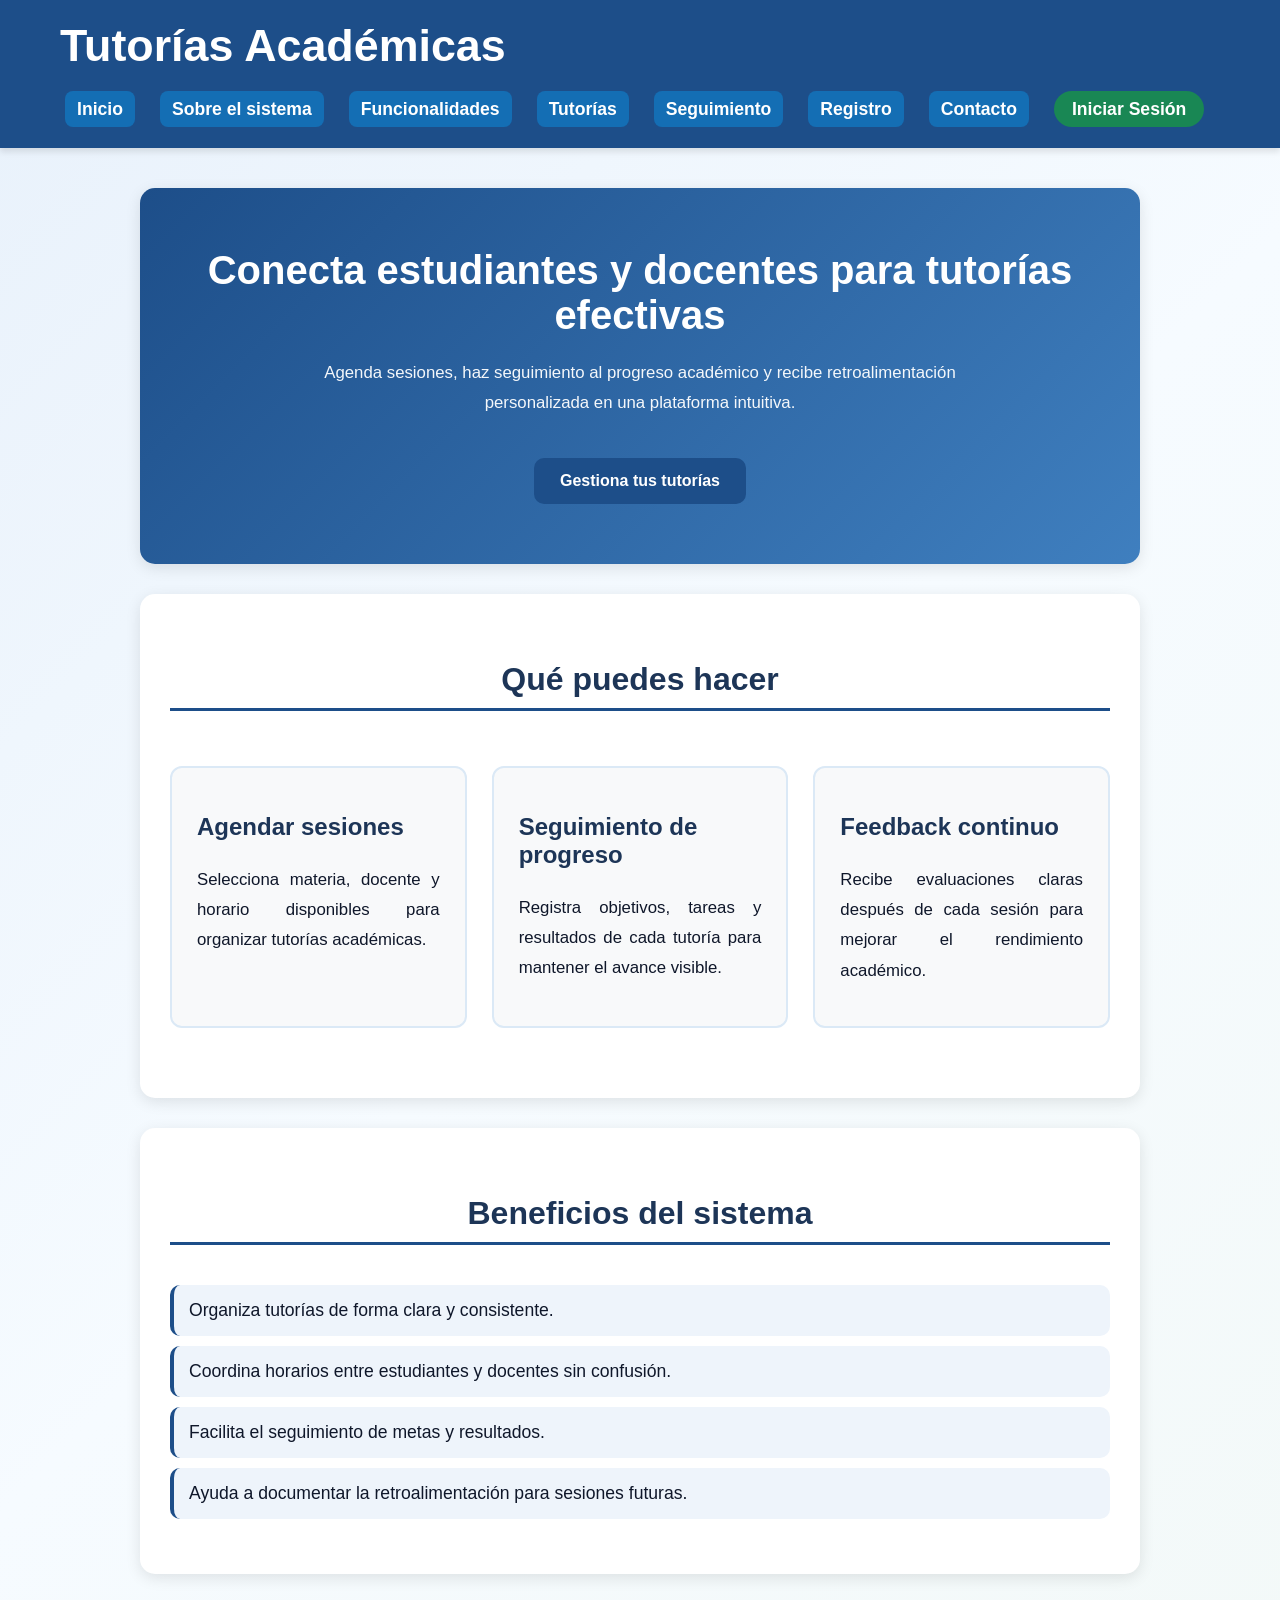
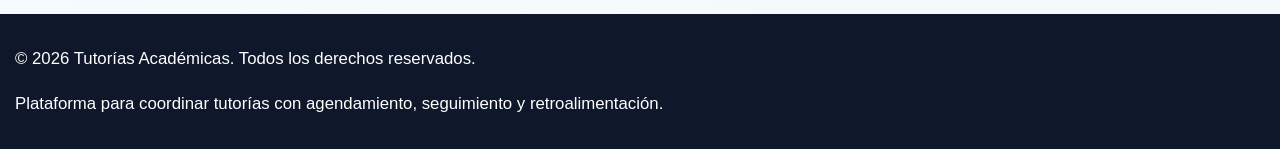
<file: index.html>
﻿<!DOCTYPE html>
<html lang="es">

<head>
    <meta charset="UTF-8">
    <meta name="viewport" content="width=device-width, initial-scale=1.0">
    <link rel="stylesheet" href="CSS/estilos.css">
    <title>Sistema de Tutorías Académicas</title>
</head>

<body class="wrapper">
    <header>
        <nav id="navegacion-principal">
            <h1 id="titulo-principal">Tutorías Académicas</h1>
            <ul>
                <li><a href="index.html">Inicio</a></li>
                <li><a href="acerca.html">Sobre el sistema</a></li>
                <li><a href="servicios.html">Funcionalidades</a></li>
                <li><a href="registroalumno.html">Tutorías</a></li>
                <li><a href="seguimiento.html">Seguimiento</a></li>
                <li><a href="registro.html">Registro</a></li>
                <li><a href="contacto.html">Contacto</a></li>
                <li><a href="login.html" class="btn-nav-login">Iniciar Sesión</a></li>
            </ul>
        </nav>
    </header>

    <main>
        <section id="bienvenida" class="contenedor">
            <h1>Conecta estudiantes y docentes para tutorías efectivas</h1>
            <p>Agenda sesiones, haz seguimiento al progreso académico y recibe retroalimentación personalizada en una plataforma intuitiva.</p>
            <a href="registroalumno.html" class="btn">Gestiona tus tutorías</a>
        </section>

        <section class="contenedor">
            <h2>Qué puedes hacer</h2>
            <div class="servicios-lista">
                <div class="card">
                    <h3>Agendar sesiones</h3>
                    <p>Selecciona materia, docente y horario disponibles para organizar tutorías académicas.</p>
                </div>
                <div class="card">
                    <h3>Seguimiento de progreso</h3>
                    <p>Registra objetivos, tareas y resultados de cada tutoría para mantener el avance visible.</p>
                </div>
                <div class="card">
                    <h3>Feedback continuo</h3>
                    <p>Recibe evaluaciones claras después de cada sesión para mejorar el rendimiento académico.</p>
                </div>
            </div>
        </section>

        <section class="contenedor">
            <h2>Beneficios del sistema</h2>
            <ul class="lista-gatos">
                <li>Organiza tutorías de forma clara y consistente.</li>
                <li>Coordina horarios entre estudiantes y docentes sin confusión.</li>
                <li>Facilita el seguimiento de metas y resultados.</li>
                <li>Ayuda a documentar la retroalimentación para sesiones futuras.</li>
            </ul>
        </section>
    </main>

    <footer>
        <p>&copy; 2026 Tutorías Académicas. Todos los derechos reservados.</p>
        <p>Plataforma para coordinar tutorías con agendamiento, seguimiento y retroalimentación.</p>
    </footer>
</body>

</html>
</file>
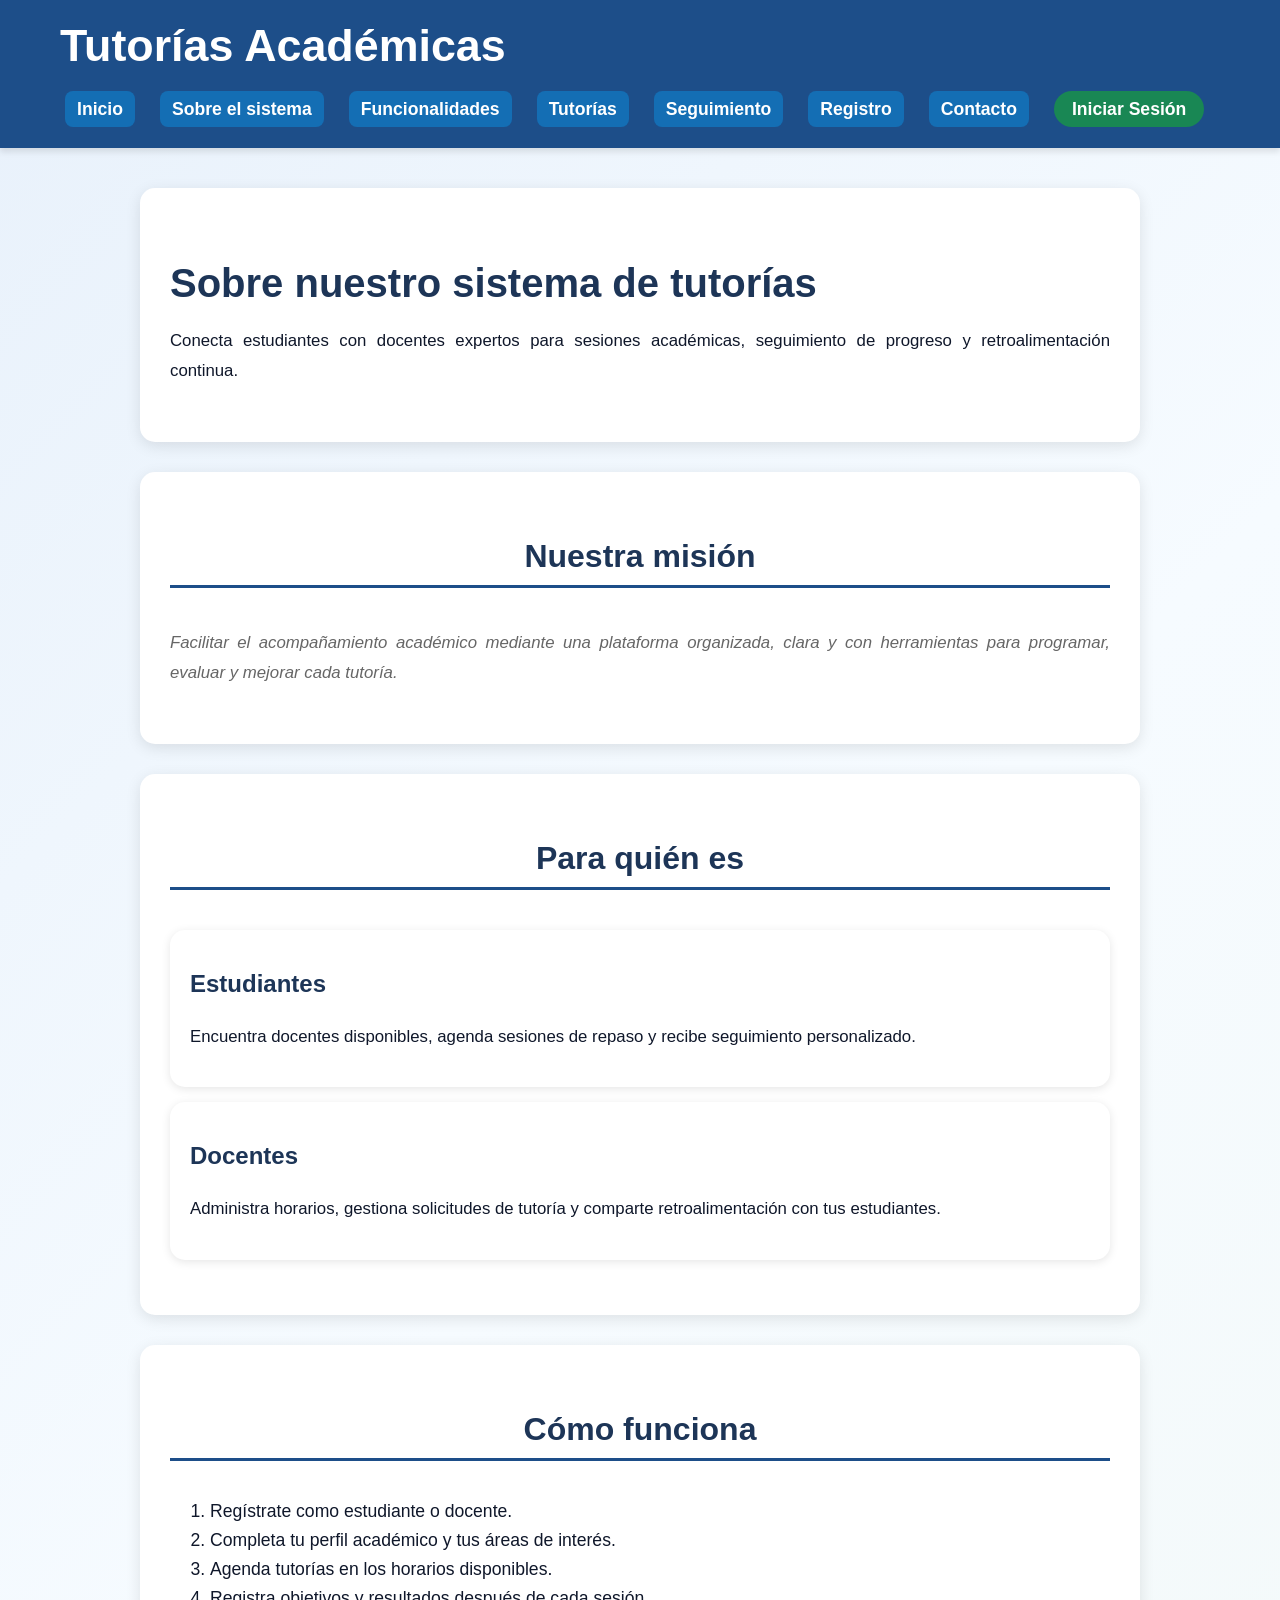
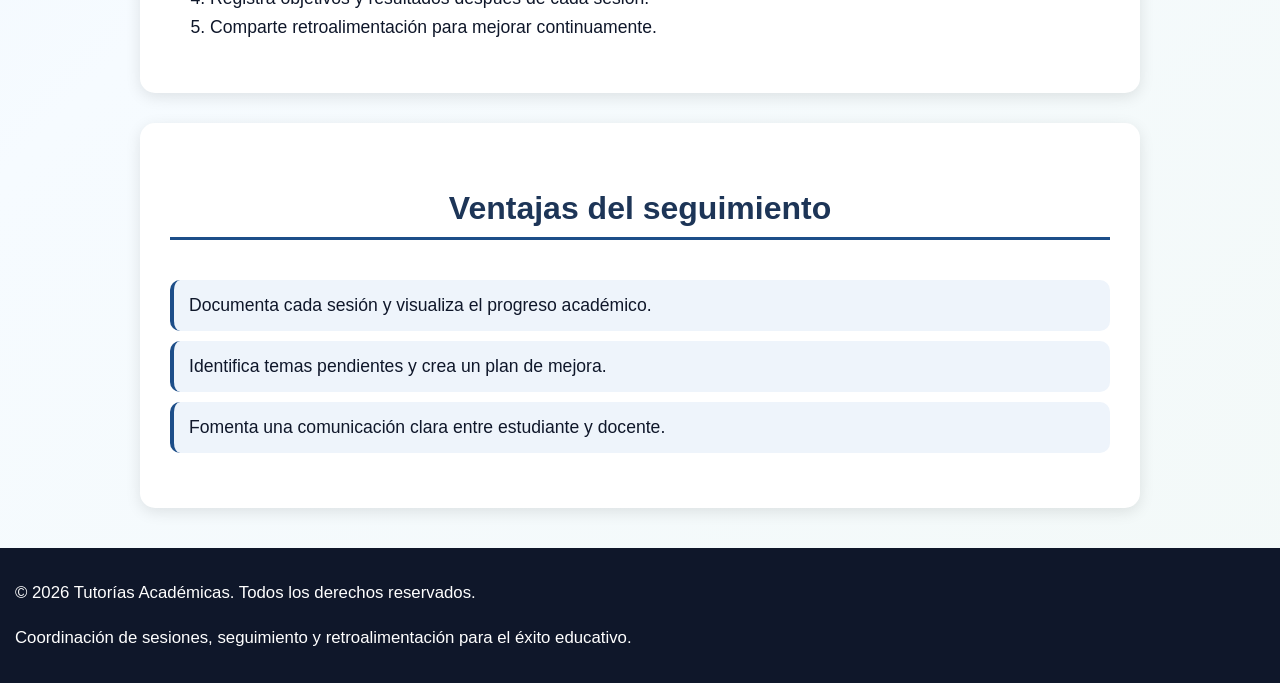
<file: acerca.html>
﻿<!DOCTYPE html>
<html lang="es">

<head>
    <meta charset="UTF-8">
    <meta name="viewport" content="width=device-width, initial-scale=1.0">
    <link rel="stylesheet" href="CSS/estilos.css">
    <title>Sobre el Sistema de Tutorías</title>
</head>

<body class="wrapper">
    <header>
        <nav id="navegacion-principal">
            <h1 id="titulo-principal">Tutorías Académicas</h1>
            <ul>
                <li><a href="index.html">Inicio</a></li>
                <li><a href="acerca.html">Sobre el sistema</a></li>
                <li><a href="servicios.html">Funcionalidades</a></li>
                <li><a href="registroalumno.html">Tutorías</a></li>
                <li><a href="seguimiento.html">Seguimiento</a></li>
                <li><a href="registro.html">Registro</a></li>
                <li><a href="contacto.html">Contacto</a></li>
                <li><a href="login.html" class="btn-nav-login">Iniciar Sesión</a></li>
            </ul>
        </nav>
    </header>

    <main>
        <section class="contenedor">
            <h1>Sobre nuestro sistema de tutorías</h1>
            <p>Conecta estudiantes con docentes expertos para sesiones académicas, seguimiento de progreso y retroalimentación continua.</p>
        </section>

        <section class="contenedor">
            <h2>Nuestra misión</h2>
            <p>Facilitar el acompañamiento académico mediante una plataforma organizada, clara y con herramientas para programar, evaluar y mejorar cada tutoría.</p>
        </section>

        <section class="contenedor">
            <h2>Para quién es</h2>
            <div class="tarjeta">
                <h3>Estudiantes</h3>
                <p>Encuentra docentes disponibles, agenda sesiones de repaso y recibe seguimiento personalizado.</p>
            </div>
            <div class="tarjeta">
                <h3>Docentes</h3>
                <p>Administra horarios, gestiona solicitudes de tutoría y comparte retroalimentación con tus estudiantes.</p>
            </div>
        </section>

        <section class="contenedor">
            <h2>Cómo funciona</h2>
            <ol>
                <li>Regístrate como estudiante o docente.</li>
                <li>Completa tu perfil académico y tus áreas de interés.</li>
                <li>Agenda tutorías en los horarios disponibles.</li>
                <li>Registra objetivos y resultados después de cada sesión.</li>
                <li>Comparte retroalimentación para mejorar continuamente.</li>
            </ol>
        </section>

        <section class="contenedor">
            <h2>Ventajas del seguimiento</h2>
            <ul class="lista-gatos">
                <li>Documenta cada sesión y visualiza el progreso académico.</li>
                <li>Identifica temas pendientes y crea un plan de mejora.</li>
                <li>Fomenta una comunicación clara entre estudiante y docente.</li>
            </ul>
        </section>
    </main>

    <footer>
        <p>&copy; 2026 Tutorías Académicas. Todos los derechos reservados.</p>
        <p>Coordinación de sesiones, seguimiento y retroalimentación para el éxito educativo.</p>
    </footer>
</body>

</html>
</file>
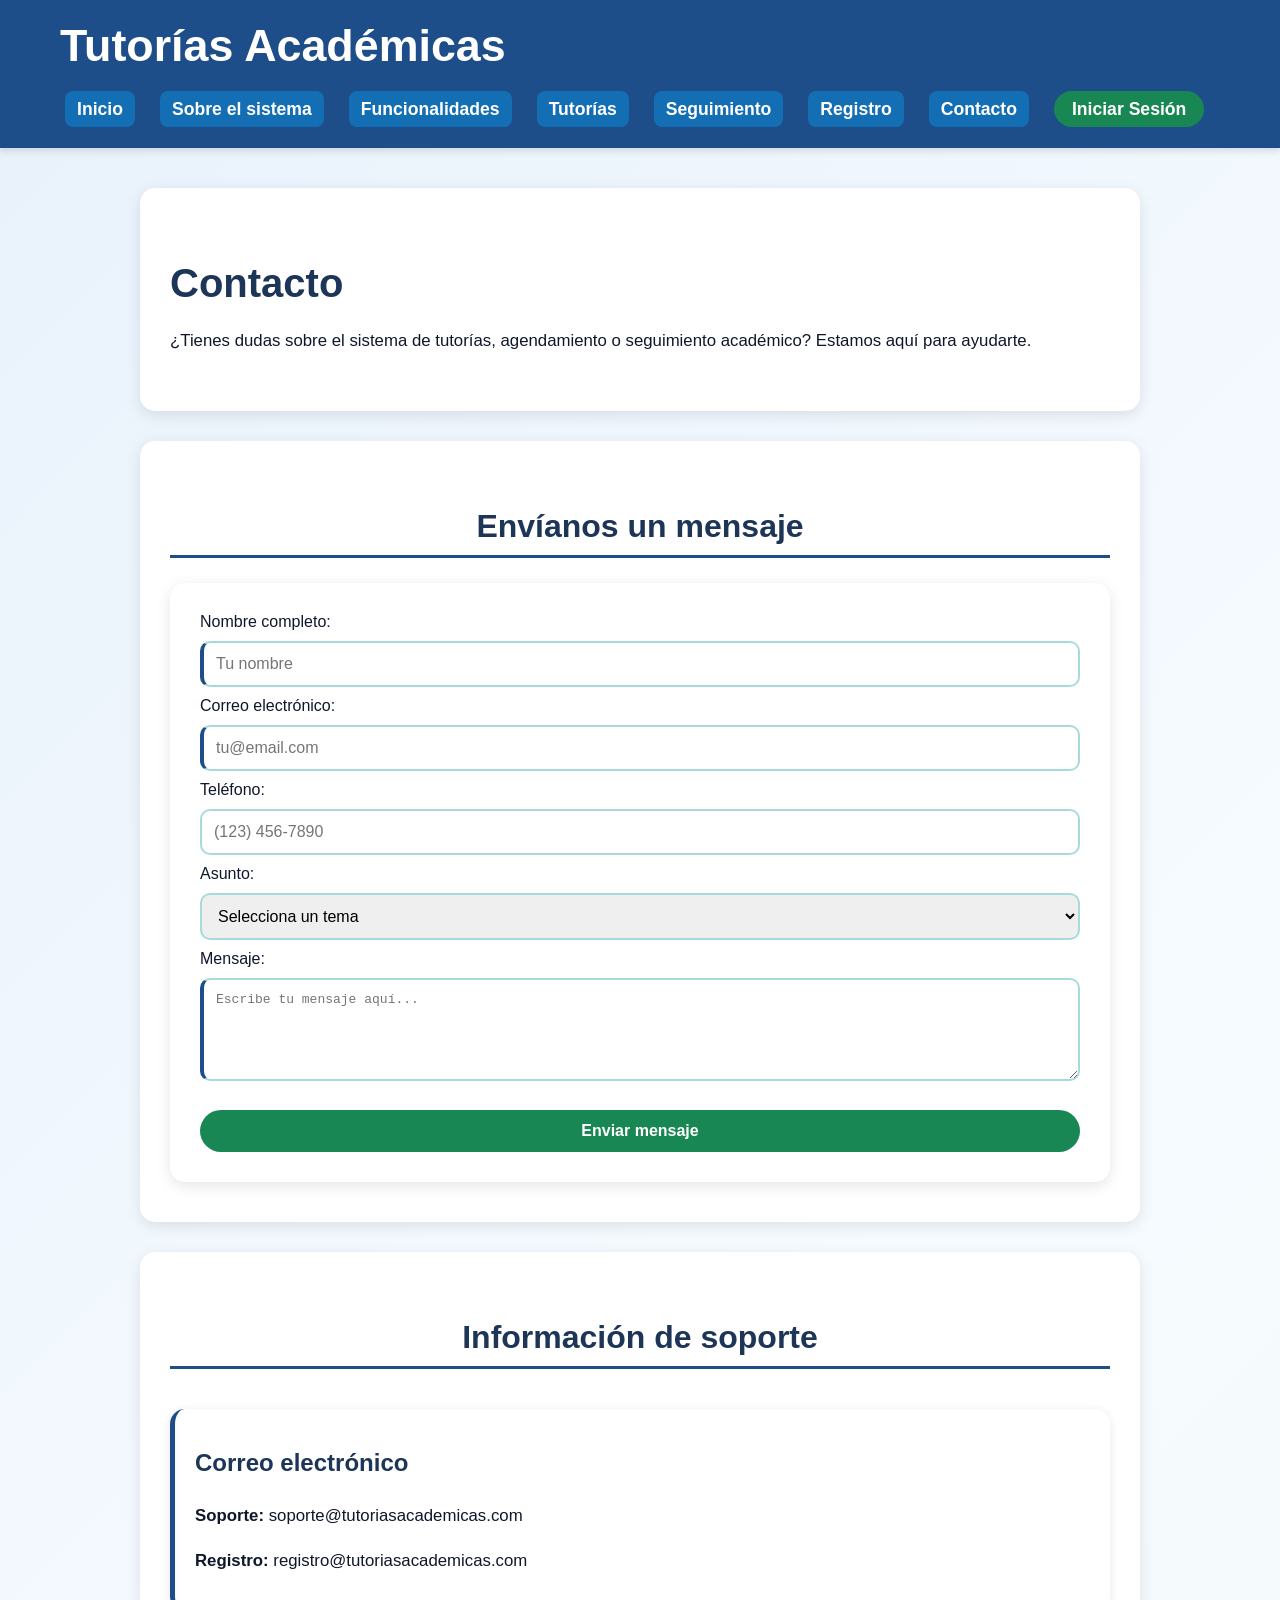
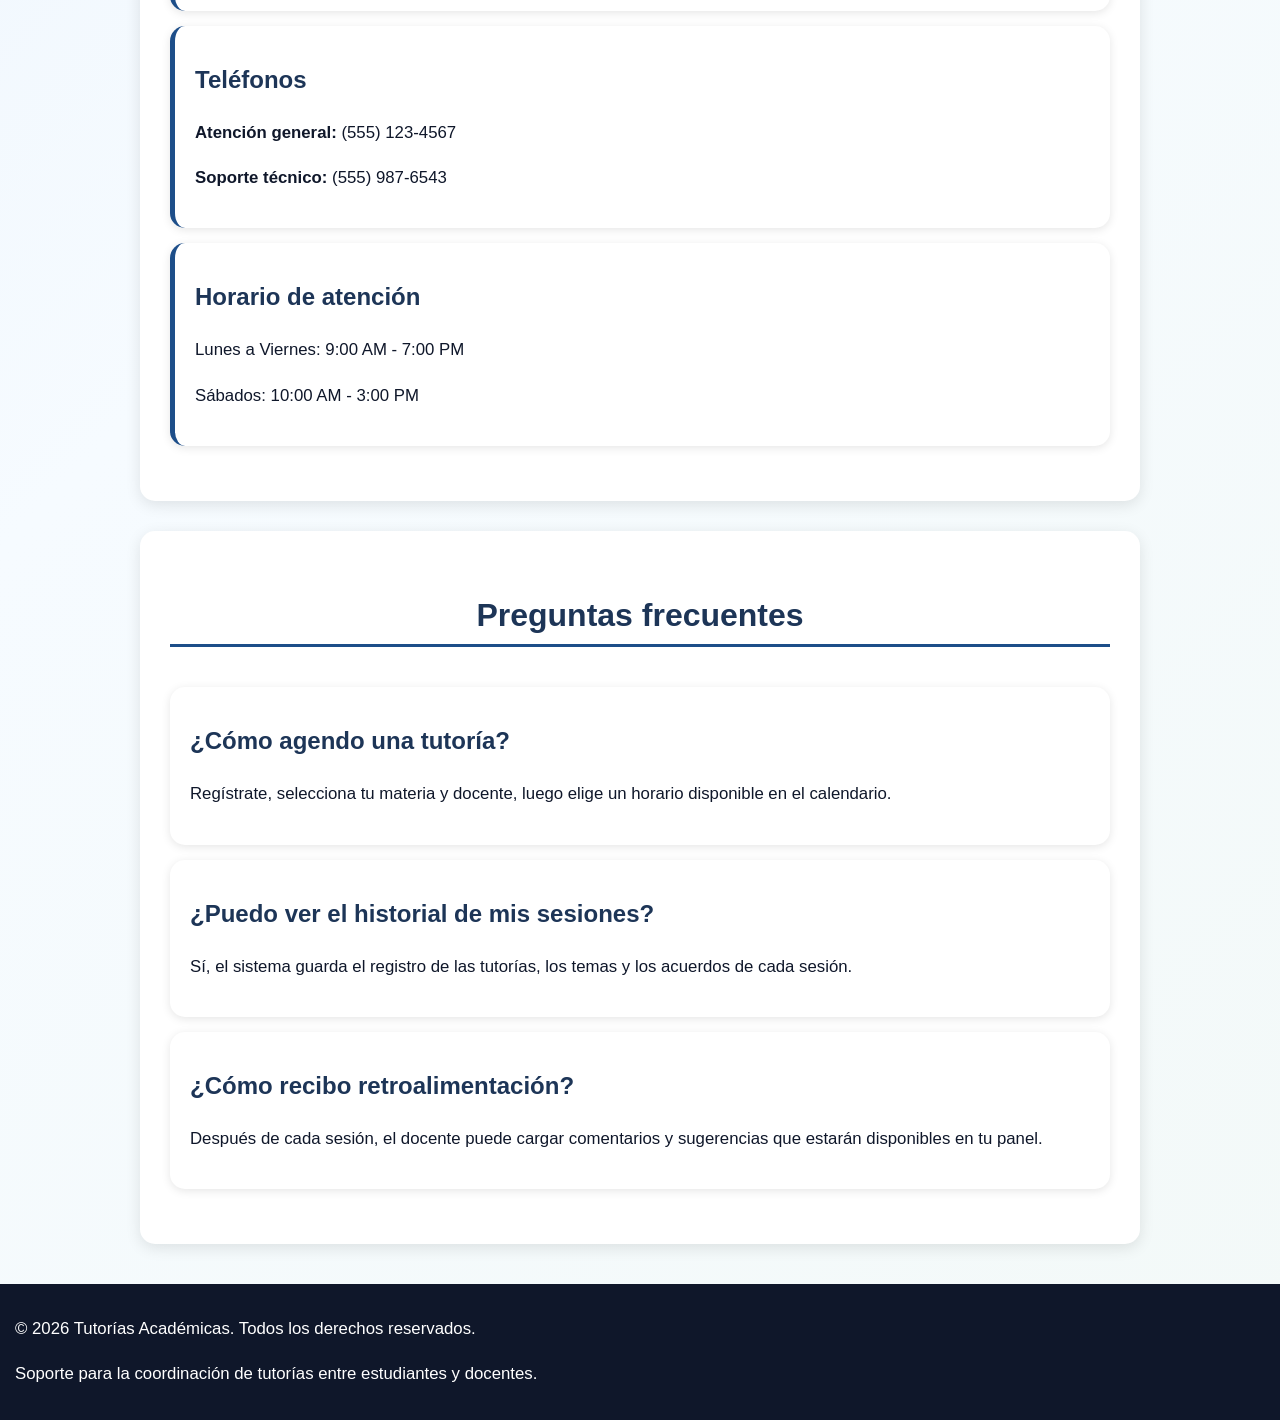
<file: contacto.html>
﻿<!DOCTYPE html>
<html lang="es">

<head>
    <meta charset="UTF-8">
    <meta name="viewport" content="width=device-width, initial-scale=1.0">
    <link rel="stylesheet" href="CSS/estilos.css">
    <title>Contacto - Tutorías Académicas</title>
</head>

<body class="wrapper">
    <header>
        <nav id="navegacion-principal">
            <h1 id="titulo-principal">Tutorías Académicas</h1>
            <ul>
                <li><a href="index.html">Inicio</a></li>
                <li><a href="acerca.html">Sobre el sistema</a></li>
                <li><a href="servicios.html">Funcionalidades</a></li>
                <li><a href="registroalumno.html">Tutorías</a></li>
                <li><a href="seguimiento.html">Seguimiento</a></li>
                <li><a href="registro.html">Registro</a></li>
                <li><a href="contacto.html">Contacto</a></li>
                <li><a href="login.html" class="btn-nav-login">Iniciar Sesión</a></li>
            </ul>
        </nav>
    </header>

    <main>
        <section class="contenedor">
            <h1>Contacto</h1>
            <p>¿Tienes dudas sobre el sistema de tutorías, agendamiento o seguimiento académico? Estamos aquí para ayudarte.</p>
        </section>

        <section class="contenedor">
            <h2>Envíanos un mensaje</h2>
            <form id="formulario-contacto">
                <div class="campo-formulario">
                    <label for="nombre">Nombre completo:</label>
                    <input type="text" id="nombre" name="nombre" placeholder="Tu nombre" required>
                </div>
                <div class="campo-formulario">
                    <label for="email">Correo electrónico:</label>
                    <input type="email" id="email" name="email" placeholder="tu@email.com" required>
                </div>
                <div class="campo-formulario">
                    <label for="telefono">Teléfono:</label>
                    <input type="tel" id="telefono" name="telefono" placeholder="(123) 456-7890">
                </div>
                <div class="campo-formulario">
                    <label for="asunto">Asunto:</label>
                    <select id="asunto" name="asunto">
                        <option value="">Selecciona un tema</option>
                        <option value="registro">Registro y acceso</option>
                        <option value="agenda">Agendamiento de tutorías</option>
                        <option value="seguimiento">Seguimiento académico</option>
                        <option value="feedback">Retroalimentación</option>
                        <option value="otro">Otro</option>
                    </select>
                </div>
                <div class="campo-formulario">
                    <label for="mensaje">Mensaje:</label>
                    <textarea id="mensaje" name="mensaje" rows="5" placeholder="Escribe tu mensaje aquí..." required></textarea>
                </div>
                <button type="submit" class="btn btn-enviar">Enviar mensaje</button>
            </form>
        </section>

        <section class="contenedor">
            <h2>Información de soporte</h2>
            <div id="info-contacto">
                <div class="tarjeta tarjeta-gato">
                    <h3>Correo electrónico</h3>
                    <p><strong>Soporte:</strong> soporte@tutoriasacademicas.com</p>
                    <p><strong>Registro:</strong> registro@tutoriasacademicas.com</p>
                </div>
                <div class="tarjeta tarjeta-gato">
                    <h3>Teléfonos</h3>
                    <p><strong>Atención general:</strong> (555) 123-4567</p>
                    <p><strong>Soporte técnico:</strong> (555) 987-6543</p>
                </div>
                <div class="tarjeta tarjeta-gato">
                    <h3>Horario de atención</h3>
                    <p>Lunes a Viernes: 9:00 AM - 7:00 PM</p>
                    <p>Sábados: 10:00 AM - 3:00 PM</p>
                </div>
            </div>
        </section>

        <section class="contenedor">
            <h2>Preguntas frecuentes</h2>
            <div class="tarjeta">
                <h3>¿Cómo agendo una tutoría?</h3>
                <p>Regístrate, selecciona tu materia y docente, luego elige un horario disponible en el calendario.</p>
            </div>
            <div class="tarjeta">
                <h3>¿Puedo ver el historial de mis sesiones?</h3>
                <p>Sí, el sistema guarda el registro de las tutorías, los temas y los acuerdos de cada sesión.</p>
            </div>
            <div class="tarjeta">
                <h3>¿Cómo recibo retroalimentación?</h3>
                <p>Después de cada sesión, el docente puede cargar comentarios y sugerencias que estarán disponibles en tu panel.</p>
            </div>
        </section>
    </main>

    <footer>
        <p>&copy; 2026 Tutorías Académicas. Todos los derechos reservados.</p>
        <p>Soporte para la coordinación de tutorías entre estudiantes y docentes.</p>
    </footer>
</body>

</html>
</file>
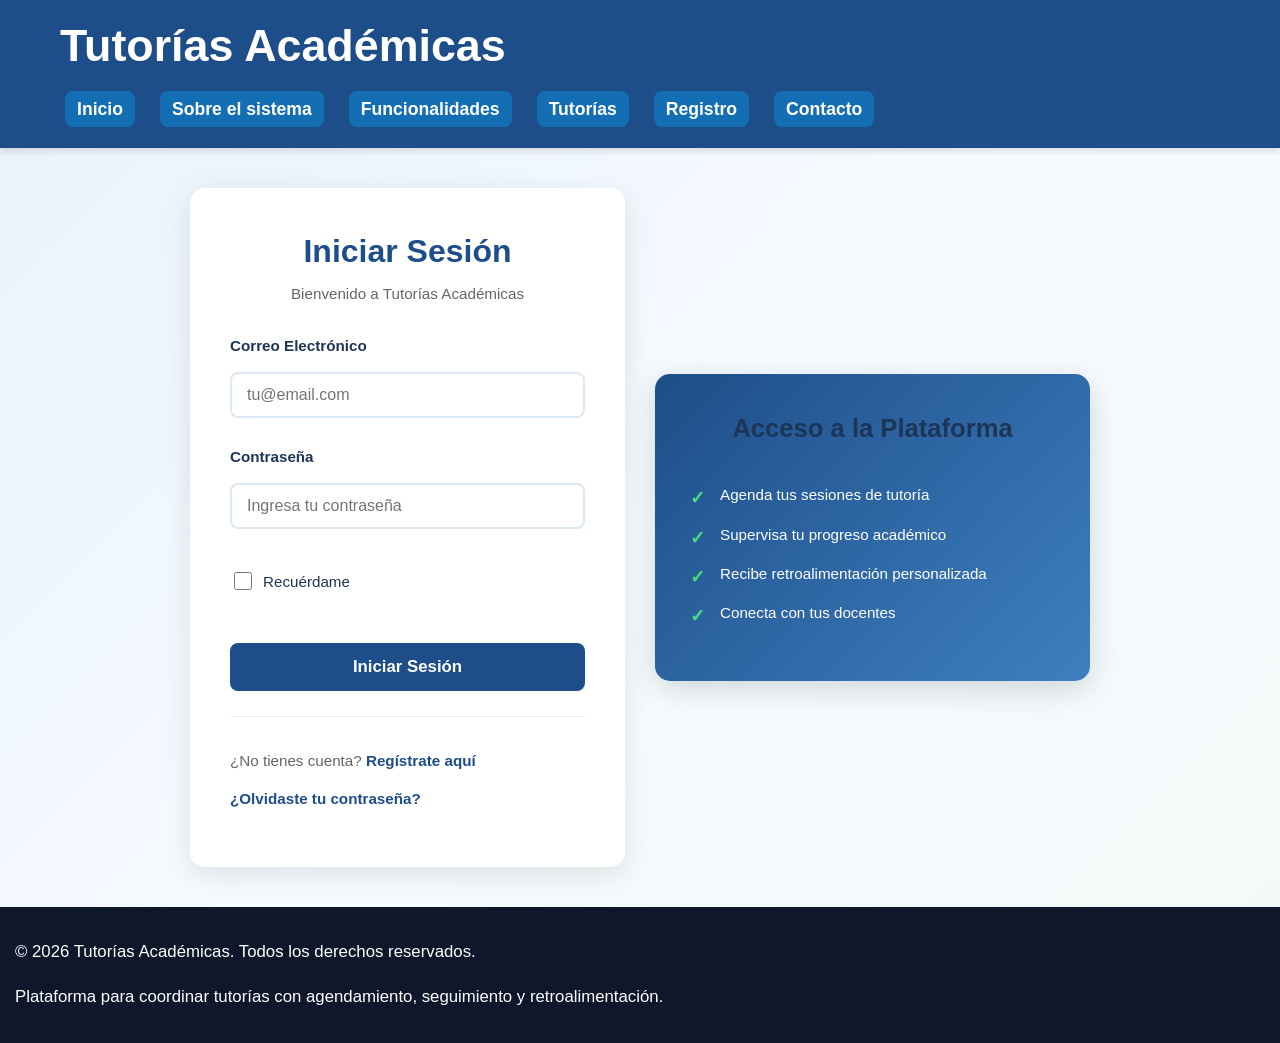
<file: login.html>
<!DOCTYPE html>
<html lang="es">

<head>
    <meta charset="UTF-8">
    <meta name="viewport" content="width=device-width, initial-scale=1.0">
    <link rel="stylesheet" href="CSS/estilos.css">
    <link rel="stylesheet" href="CSS/login.css">
    <title>Iniciar Sesión - Tutorías Académicas</title>
</head>

<body class="wrapper">
    <header>
        <nav id="navegacion-principal">
            <h1 id="titulo-principal">Tutorías Académicas</h1>
            <ul>
                <li><a href="index.html">Inicio</a></li>
                <li><a href="acerca.html">Sobre el sistema</a></li>
                <li><a href="servicios.html">Funcionalidades</a></li>
                <li><a href="registroalumno.html">Tutorías</a></li>
                <li><a href="registro.html">Registro</a></li>
                <li><a href="contacto.html">Contacto</a></li>
            </ul>
        </nav>
    </header>

    <main class="login-main">
        <div class="login-container">
            <div class="login-box">
                <h1>Iniciar Sesión</h1>
                <p class="login-subtitle">Bienvenido a Tutorías Académicas</p>

                <form id="formulario-login" class="login-form">
                    <div class="form-group">
                        <label for="email">Correo Electrónico</label>
                        <input 
                            type="email" 
                            id="email" 
                            name="email" 
                            placeholder="tu@email.com" 
                            required
                        >
                    </div>

                    <div class="form-group">
                        <label for="password">Contraseña</label>
                        <input 
                            type="password" 
                            id="password" 
                            name="password" 
                            placeholder="Ingresa tu contraseña" 
                            required
                        >
                    </div>

                    <div class="form-group checkbox">
                        <input type="checkbox" id="recordar" name="recordar">
                        <label for="recordar">Recuérdame</label>
                    </div>

                    <button type="submit" class="btn-login">Iniciar Sesión</button>
                </form>

                <div class="login-footer">
                    <p>¿No tienes cuenta? <a href="registro.html">Regístrate aquí</a></p>
                    <p><a href="#" class="olvidaste-password">¿Olvidaste tu contraseña?</a></p>
                </div>
            </div>

            <div class="login-info">
                <h2>Acceso a la Plataforma</h2>
                <ul>
                    <li>Agenda tus sesiones de tutoría</li>
                    <li>Supervisa tu progreso académico</li>
                    <li>Recibe retroalimentación personalizada</li>
                    <li>Conecta con tus docentes</li>
                </ul>
            </div>
        </div>
    </main>

    <footer>
        <p>&copy; 2026 Tutorías Académicas. Todos los derechos reservados.</p>
        <p>Plataforma para coordinar tutorías con agendamiento, seguimiento y retroalimentación.</p>
    </footer>

    <script src="js/login.js"></script>
</body>

</html>
</file>
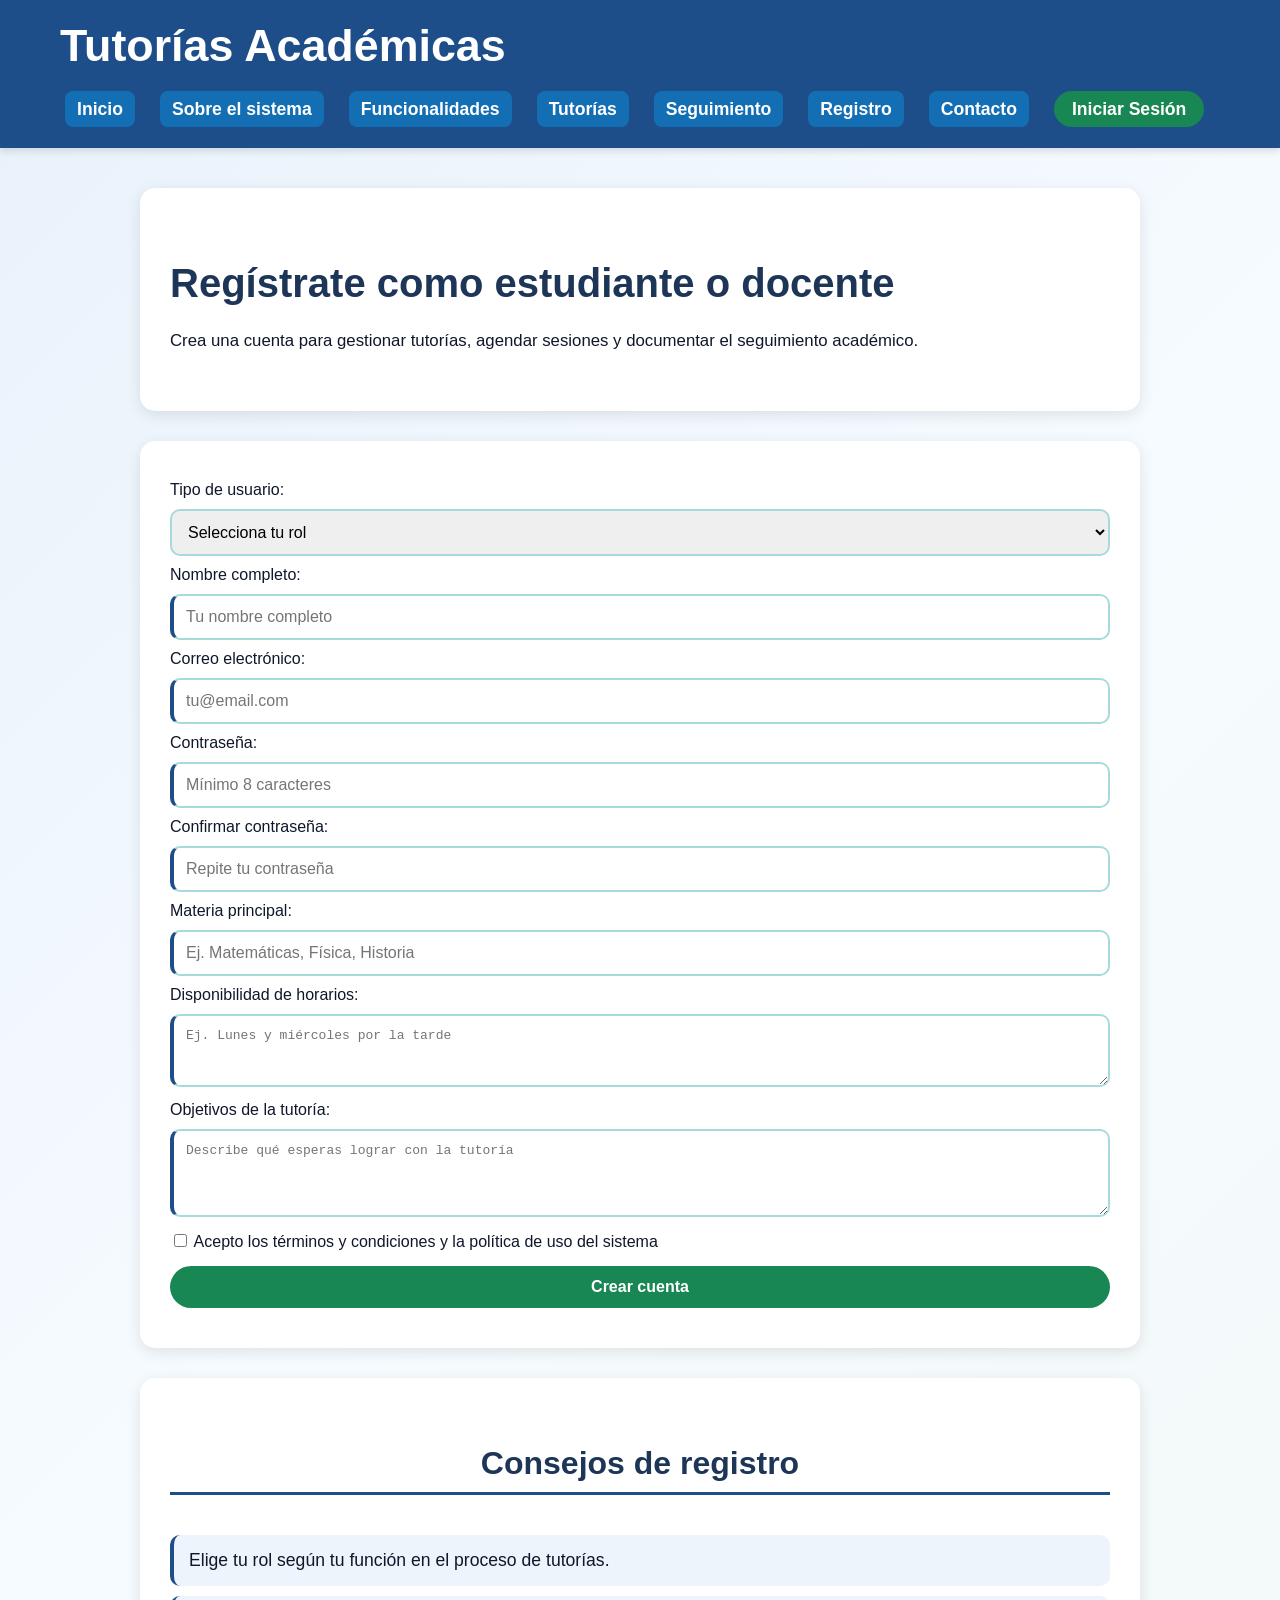
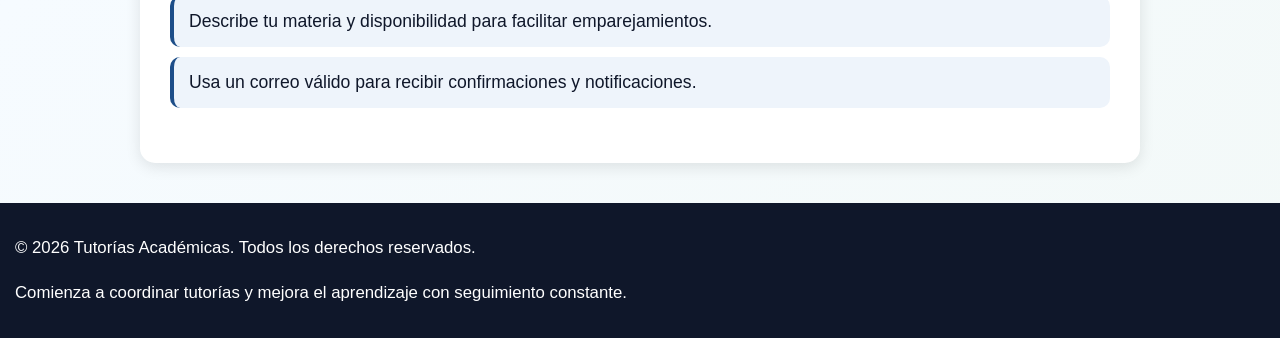
<file: registro.html>
﻿<!DOCTYPE html>
<html lang="es">

<head>
    <meta charset="UTF-8">
    <meta name="viewport" content="width=device-width, initial-scale=1.0">
    <link rel="stylesheet" href="CSS/estilos.css">
    <title>Registro de Usuario - Tutorías Académicas</title>
</head>

<body class="wrapper">
    <header>
        <nav id="navegacion-principal">
            <h1 id="titulo-principal">Tutorías Académicas</h1>
            <ul>
                <li><a href="index.html">Inicio</a></li>
                <li><a href="acerca.html">Sobre el sistema</a></li>
                <li><a href="servicios.html">Funcionalidades</a></li>
                <li><a href="registroalumno.html">Tutorías</a></li>
                <li><a href="seguimiento.html">Seguimiento</a></li>
                <li><a href="registro.html">Registro</a></li>
                <li><a href="contacto.html">Contacto</a></li>
                <li><a href="login.html" class="btn-nav-login">Iniciar Sesión</a></li>
            </ul>
        </nav>
    </header>

    <main>
        <section class="contenedor">
            <h1>Regístrate como estudiante o docente</h1>
            <p>Crea una cuenta para gestionar tutorías, agendar sesiones y documentar el seguimiento académico.</p>
        </section>

        <section class="contenedor">
            <form id="formulario-registro">
                <div class="campo-formulario">
                    <label for="tipo-usuario">Tipo de usuario:</label>
                    <select id="tipo-usuario" name="tipo-usuario" required>
                        <option value="">Selecciona tu rol</option>
                        <option value="estudiante">Estudiante</option>
                        <option value="docente">Docente</option>
                    </select>
                </div>

                <div class="campo-formulario">
                    <label for="nombre">Nombre completo:</label>
                    <input type="text" id="nombre" name="nombre" required placeholder="Tu nombre completo">
                </div>

                <div class="campo-formulario">
                    <label for="correo">Correo electrónico:</label>
                    <input type="email" id="correo" name="correo" required placeholder="tu@email.com">
                </div>

                <div class="campo-formulario">
                    <label for="password">Contraseña:</label>
                    <input type="password" id="password" name="password" required placeholder="Mínimo 8 caracteres">
                </div>

                <div class="campo-formulario">
                    <label for="confirmar-password">Confirmar contraseña:</label>
                    <input type="password" id="confirmar-password" name="confirmar-password" required placeholder="Repite tu contraseña">
                </div>

                <div class="campo-formulario">
                    <label for="materia">Materia principal:</label>
                    <input type="text" id="materia" name="materia" placeholder="Ej. Matemáticas, Física, Historia" required>
                </div>

                <div class="campo-formulario">
                    <label for="disponibilidad">Disponibilidad de horarios:</label>
                    <textarea id="disponibilidad" name="disponibilidad" rows="3" placeholder="Ej. Lunes y miércoles por la tarde" required></textarea>
                </div>

                <div class="campo-formulario">
                    <label for="objetivos">Objetivos de la tutoría:</label>
                    <textarea id="objetivos" name="objetivos" rows="4" placeholder="Describe qué esperas lograr con la tutoría" required></textarea>
                </div>

                <div class="opciones-checkbox">
                    <input type="checkbox" id="terminos" name="terminos" value="si" required>
                    <label for="terminos">Acepto los términos y condiciones y la política de uso del sistema</label>
                </div>

                <button type="submit" class="btn btn-enviar">Crear cuenta</button>
            </form>
        </section>

        <section class="contenedor">
            <h2>Consejos de registro</h2>
            <ul class="lista-gatos">
                <li>Elige tu rol según tu función en el proceso de tutorías.</li>
                <li>Describe tu materia y disponibilidad para facilitar emparejamientos.</li>
                <li>Usa un correo válido para recibir confirmaciones y notificaciones.</li>
            </ul>
        </section>
    </main>

    <footer>
        <p>&copy; 2026 Tutorías Académicas. Todos los derechos reservados.</p>
        <p>Comienza a coordinar tutorías y mejora el aprendizaje con seguimiento constante.</p>
    </footer>
</body>

</html>
</file>
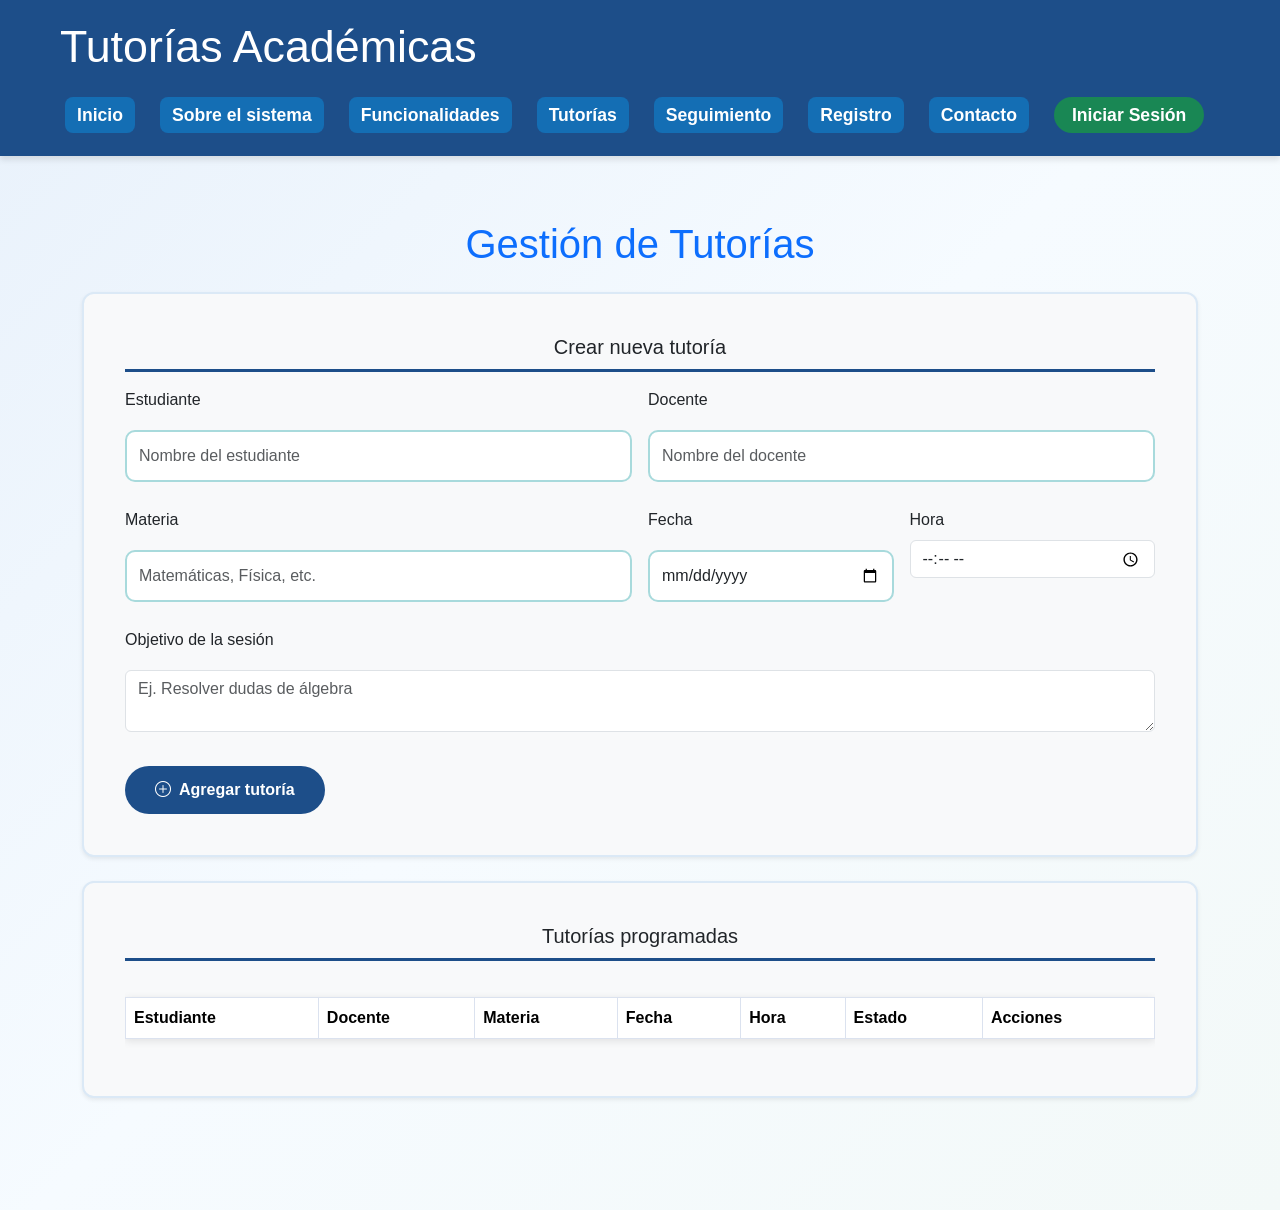
<file: registroalumno.html>
﻿<!DOCTYPE html>
<html lang="es">

<head>
    <meta charset="UTF-8">
    <meta name="viewport" content="width=device-width, initial-scale=1.0">
    <title>Gestión de Tutorías</title>
    <link rel="stylesheet" href="https://cdn.jsdelivr.net/npm/bootstrap@5.3.3/dist/css/bootstrap.min.css">
    <link rel="stylesheet" href="https://cdn.jsdelivr.net/npm/bootstrap-icons@1.11.3/font/bootstrap-icons.css">
    <link rel="stylesheet" href="CSS/estilos.css">
</head>

<body class="bg-light">
    <header>
        <nav id="navegacion-principal">
            <h1 id="titulo-principal">Tutorías Académicas</h1>
            <ul>
                <li><a href="index.html">Inicio</a></li>
                <li><a href="acerca.html">Sobre el sistema</a></li>
                <li><a href="servicios.html">Funcionalidades</a></li>
                <li><a href="registroalumno.html">Tutorías</a></li>
                <li><a href="seguimiento.html">Seguimiento</a></li>
                <li><a href="registro.html">Registro</a></li>
                <li><a href="contacto.html">Contacto</a></li>
                <li><a href="login.html" class="btn-nav-login">Iniciar Sesión</a></li>
            </ul>
        </nav>
    </header>

    <main>
        <div class="container mt-4 mb-5">
            <h1 class="text-center text-primary mb-4">Gestión de Tutorías</h1>
            <section class="card mb-4 shadow-sm">
                <div class="card-body">
                    <h2 class="h5 mb-3">Crear nueva tutoría</h2>
                    <form id="tutorias-form">
                        <div class="row g-3">
                            <div class="col-md-6">
                                <label for="estudiante" class="form-label">Estudiante</label>
                                <input type="text" class="form-control" id="estudiante" placeholder="Nombre del estudiante">
                            </div>
                            <div class="col-md-6">
                                <label for="docente" class="form-label">Docente</label>
                                <input type="text" class="form-control" id="docente" placeholder="Nombre del docente">
                            </div>
                            <div class="col-md-6">
                                <label for="materia" class="form-label">Materia</label>
                                <input type="text" class="form-control" id="materia" placeholder="Matemáticas, Física, etc.">
                            </div>
                            <div class="col-md-3">
                                <label for="fecha" class="form-label">Fecha</label>
                                <input type="date" class="form-control" id="fecha">
                            </div>
                            <div class="col-md-3">
                                <label for="hora" class="form-label">Hora</label>
                                <input type="time" class="form-control" id="hora">
                            </div>
                            <div class="col-12">
                                <label for="objetivo" class="form-label">Objetivo de la sesión</label>
                                <textarea class="form-control" id="objetivo" rows="2" placeholder="Ej. Resolver dudas de álgebra"></textarea>
                            </div>
                        </div>
                        <div class="mt-4">
                            <button type="submit" class="btn btn-primary"><i class="bi bi-plus-circle me-2"></i>Agregar tutoría</button>
                        </div>
                    </form>
                </div>
            </section>

            <section class="card mb-4 shadow-sm">
                <div class="card-body">
                    <h2 class="h5 mb-3">Tutorías programadas</h2>
                    <div class="table-responsive">
                        <table class="table table-striped align-middle">
                            <thead>
                                <tr>
                                    <th>Estudiante</th>
                                    <th>Docente</th>
                                    <th>Materia</th>
                                    <th>Fecha</th>
                                    <th>Hora</th>
                                    <th>Estado</th>
                                    <th>Acciones</th>
                                </tr>
                            </thead>
                            <tbody id="tutorias-tbody">
                                <tr>
                                    <td>María López</td>
                                    <td>Prof. Sánchez</td>
                                    <td>Matemáticas</td>
                                    <td>24/05/2026</td>
                                    <td>16:00</td>
                                    <td><span class="badge bg-success">Confirmada</span></td>
                                    <td>
                                        <button class="btn btn-sm btn-outline-secondary me-2"><i class="bi bi-pencil"></i> Editar</button>
                                        <button class="btn btn-sm btn-outline-danger"><i class="bi bi-trash"></i> Eliminar</button>
                                    </td>
                                </tr>
                                <tr>
                                    <td>Carlos Pérez</td>
                                    <td>Prof. Ramírez</td>
                                    <td>Historia</td>
                                    <td>27/05/2026</td>
                                    <td>10:30</td>
                                    <td><span class="badge bg-warning text-dark">Pendiente</span></td>
                                    <td>
                                        <button class="btn btn-sm btn-outline-secondary me-2"><i class="bi bi-pencil"></i> Editar</button>
                                        <button class="btn btn-sm btn-outline-danger"><i class="bi bi-trash"></i> Eliminar</button>
                                    </td>
                                </tr>
                            </tbody>
                        </table>
                    </div>
                </div>
            </section>

            
        </div>
    </main>

    <script src="js/registroalumno.js"></script>
</body>

</html>
</file>
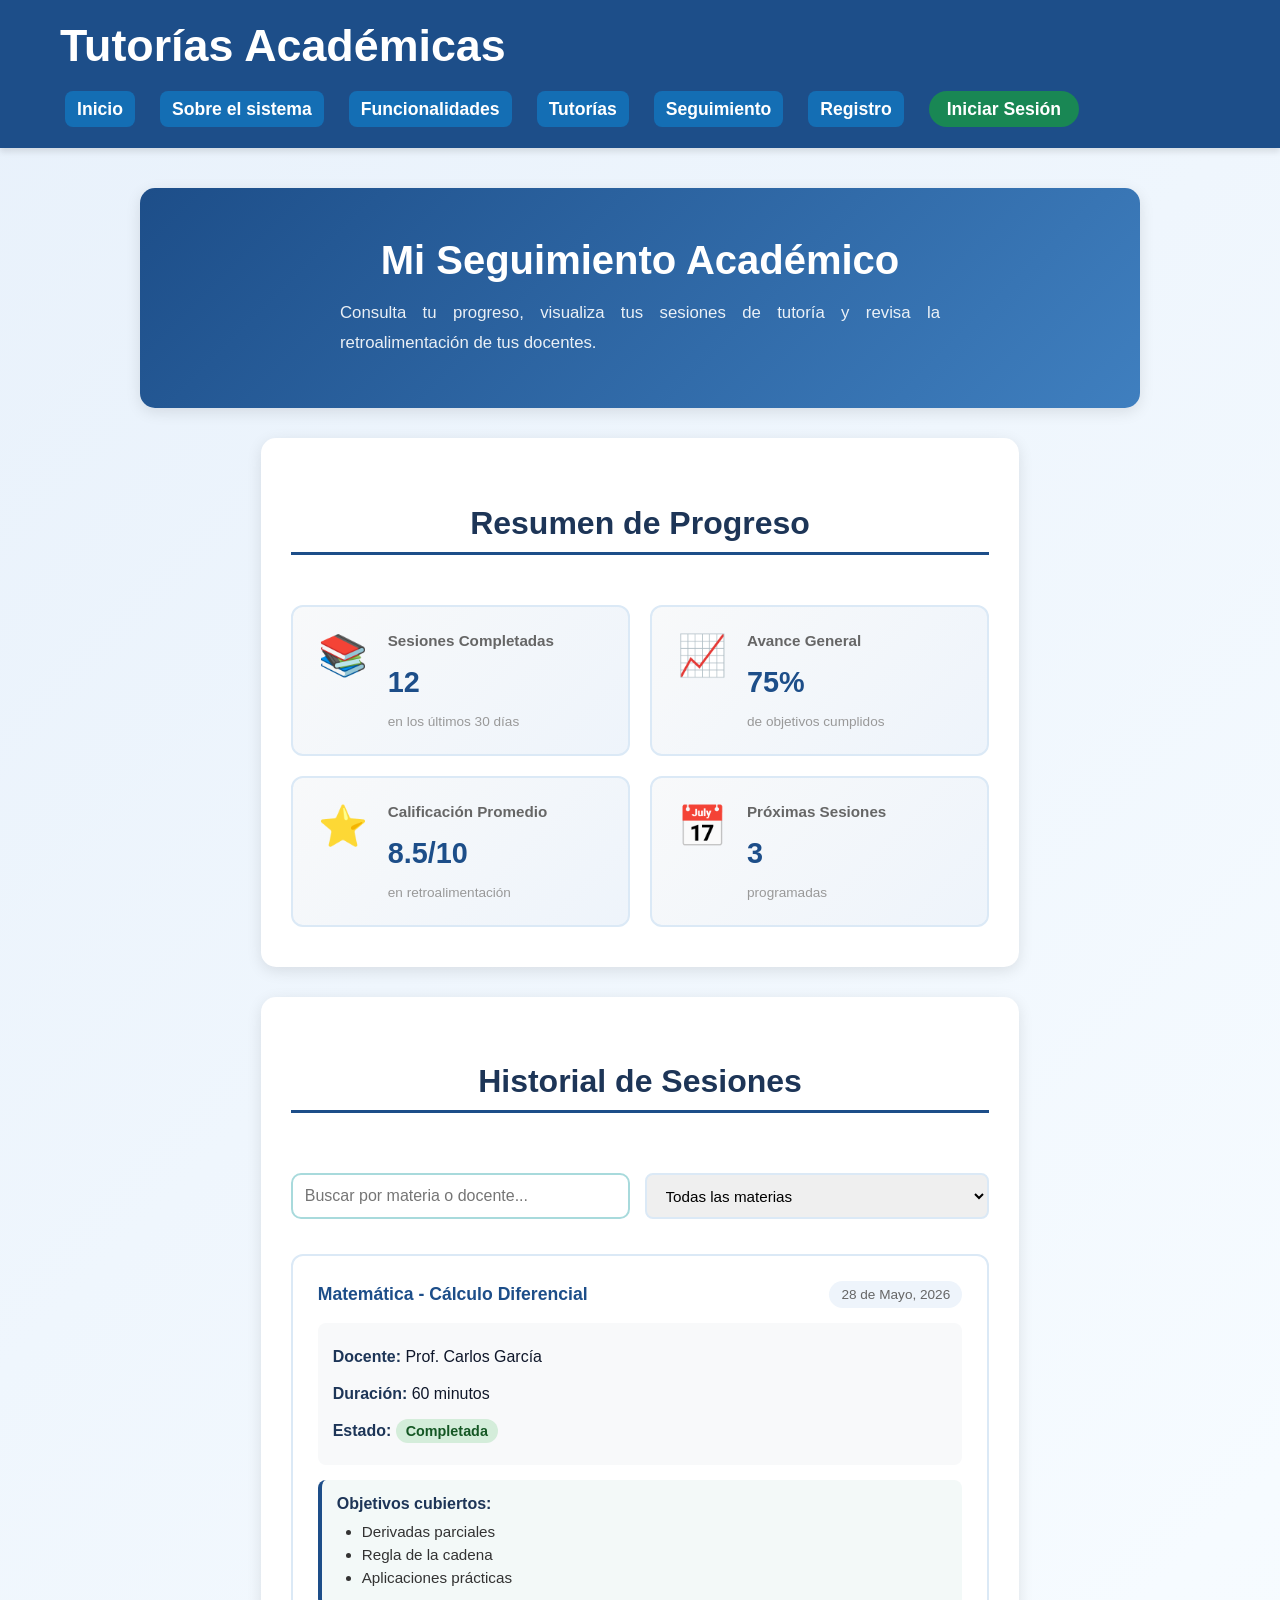
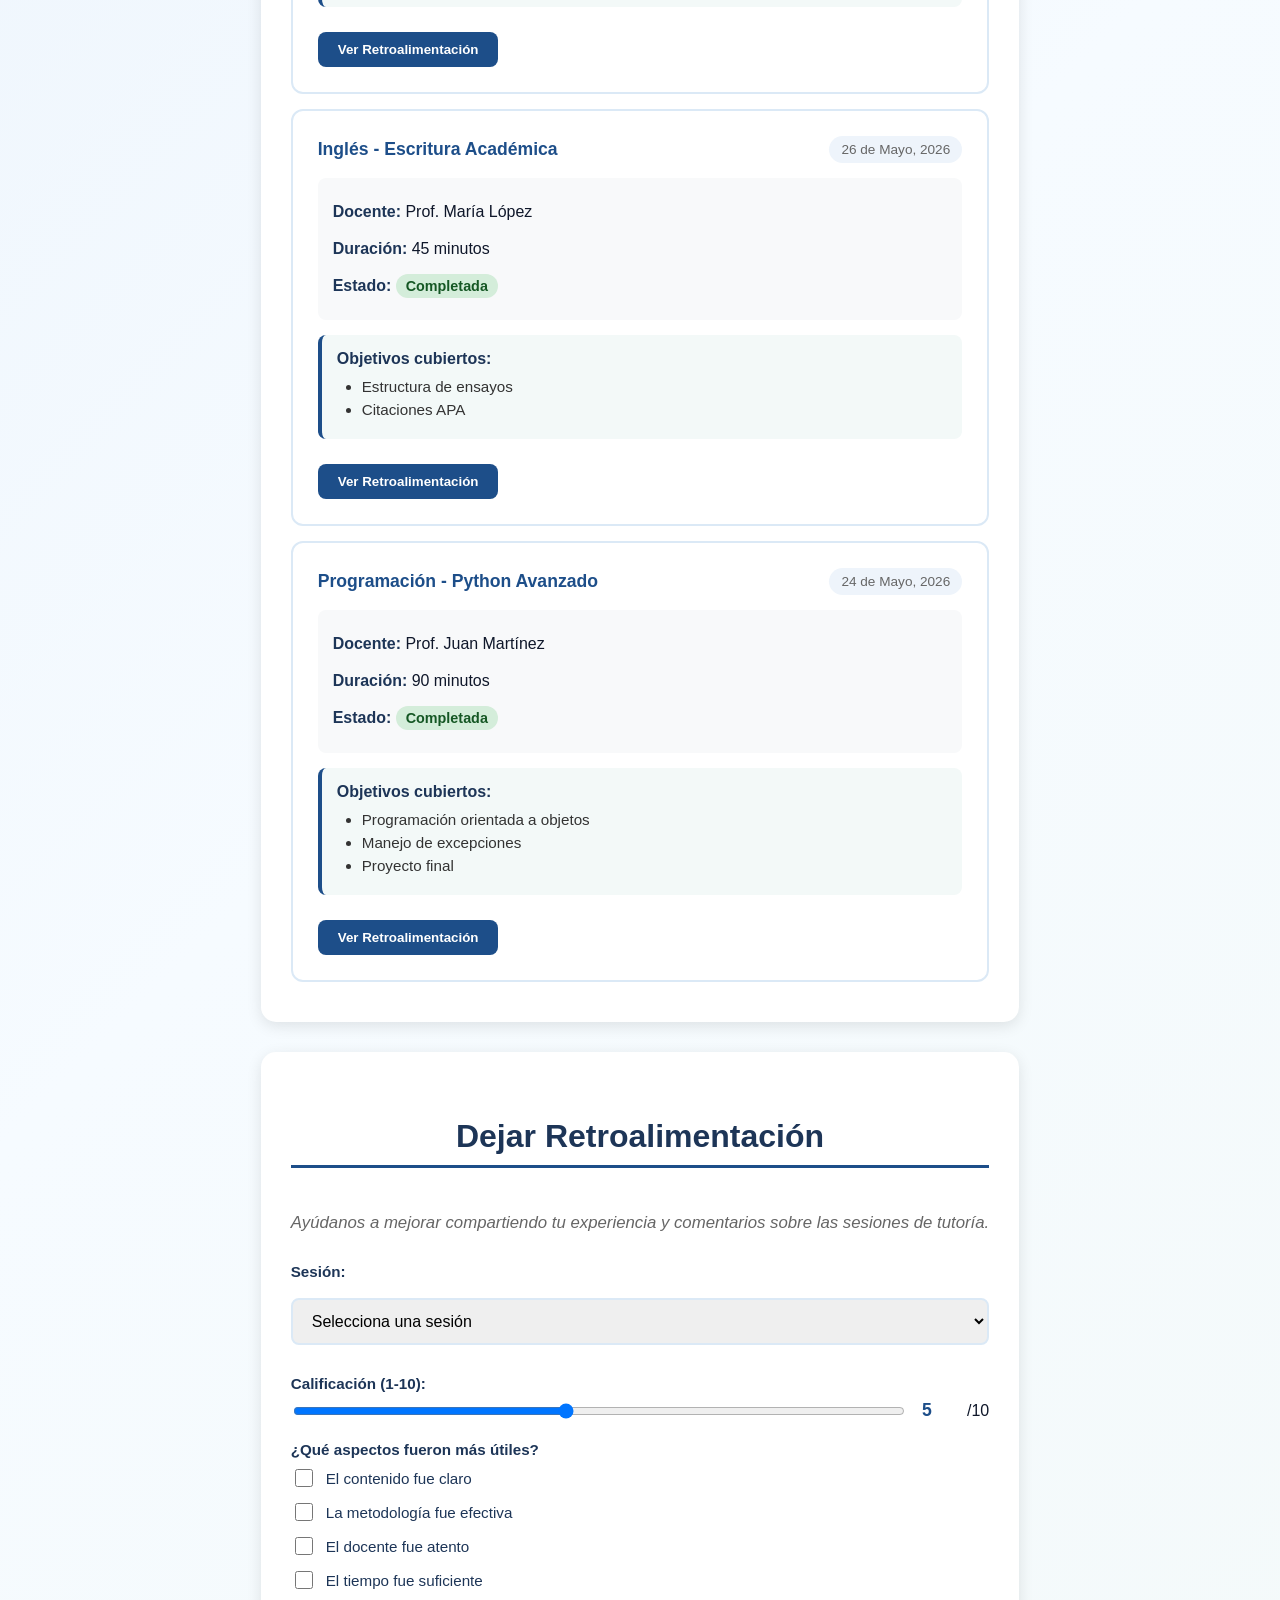
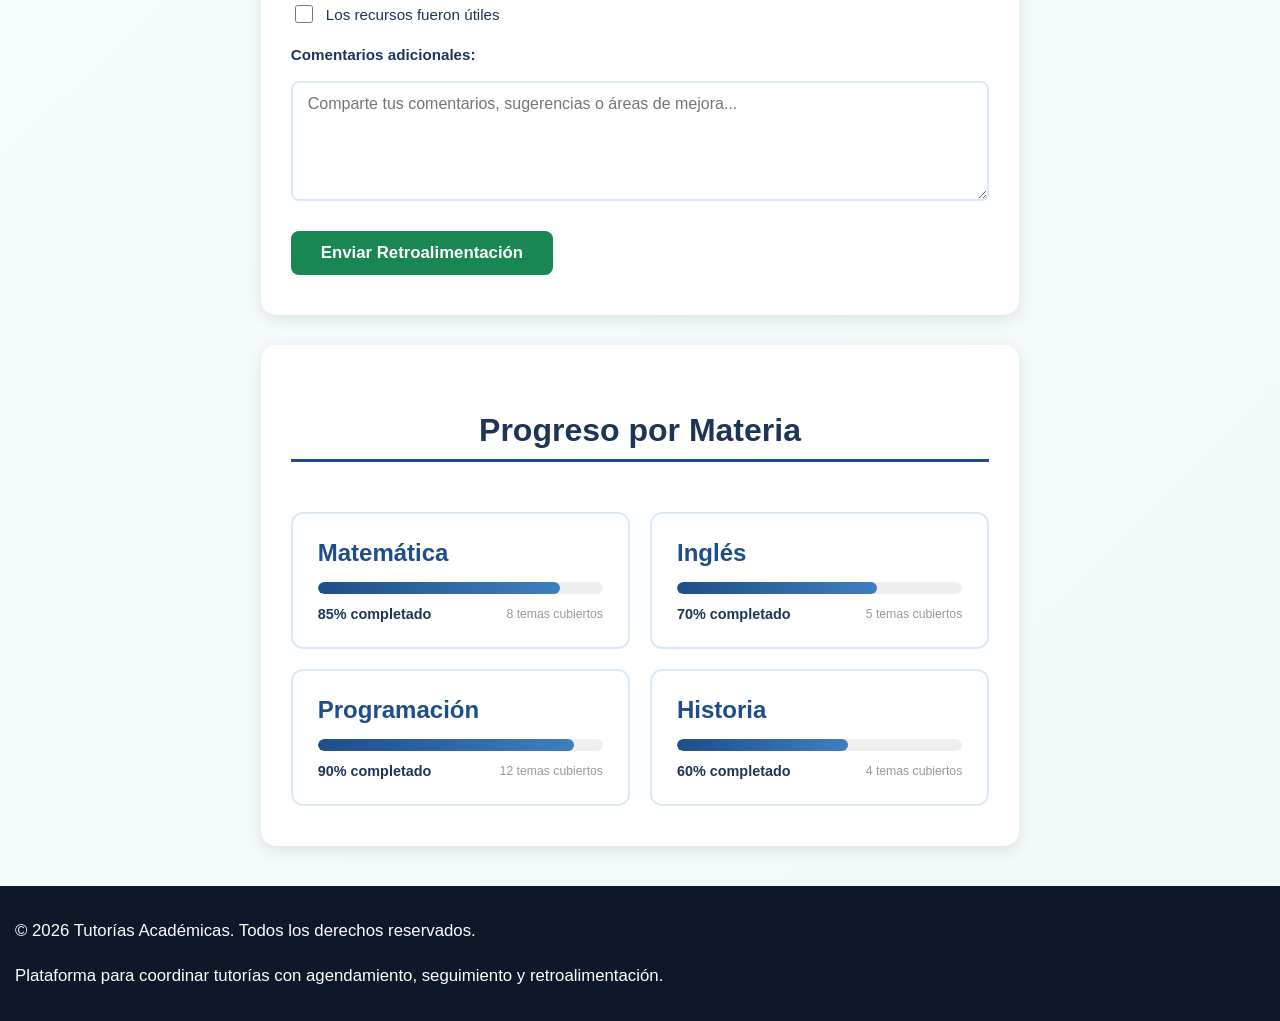
<file: seguimiento.html>
<!DOCTYPE html>
<html lang="es">

<head>
    <meta charset="UTF-8">
    <meta name="viewport" content="width=device-width, initial-scale=1.0">
    <link rel="stylesheet" href="CSS/estilos.css">
    <link rel="stylesheet" href="CSS/seguimiento.css">
    <title>Seguimiento y Retroalimentación - Tutorías Académicas</title>
</head>

<body class="wrapper">
    <header>
        <nav id="navegacion-principal">
            <h1 id="titulo-principal">Tutorías Académicas</h1>
            <ul>
                <li><a href="index.html">Inicio</a></li>
                <li><a href="acerca.html">Sobre el sistema</a></li>
                <li><a href="servicios.html">Funcionalidades</a></li>
                <li><a href="registroalumno.html">Tutorías</a></li>
                <li><a href="seguimiento.html">Seguimiento</a></li>
                <li><a href="registro.html">Registro</a></li>
                <li><a href="login.html" class="btn-nav-login">Iniciar Sesión</a></li>
            </ul>
        </nav>
    </header>

    <main class="seguimiento-main">
        <section class="contenedor seguimiento-header">
            <h1>Mi Seguimiento Académico</h1>
            <p>Consulta tu progreso, visualiza tus sesiones de tutoría y revisa la retroalimentación de tus docentes.</p>
        </section>

        <div class="seguimiento-container">
            <!-- Resumen de Progreso -->
            <section class="contenedor resumen-progreso">
                <h2>Resumen de Progreso</h2>
                
                <div class="stats-grid">
                    <div class="stat-card">
                        <div class="stat-icon sessions">📚</div>
                        <div class="stat-info">
                            <h3>Sesiones Completadas</h3>
                            <p class="stat-number">12</p>
                            <small>en los últimos 30 días</small>
                        </div>
                    </div>

                    <div class="stat-card">
                        <div class="stat-icon progress">📈</div>
                        <div class="stat-info">
                            <h3>Avance General</h3>
                            <p class="stat-number">75%</p>
                            <small>de objetivos cumplidos</small>
                        </div>
                    </div>

                    <div class="stat-card">
                        <div class="stat-icon feedback">⭐</div>
                        <div class="stat-info">
                            <h3>Calificación Promedio</h3>
                            <p class="stat-number">8.5/10</p>
                            <small>en retroalimentación</small>
                        </div>
                    </div>

                    <div class="stat-card">
                        <div class="stat-icon upcoming">📅</div>
                        <div class="stat-info">
                            <h3>Próximas Sesiones</h3>
                            <p class="stat-number">3</p>
                            <small>programadas</small>
                        </div>
                    </div>
                </div>
            </section>

            <!-- Historial de Sesiones -->
            <section class="contenedor historial-sesiones">
                <h2>Historial de Sesiones</h2>
                
                <div class="filtros-sesiones">
                    <input type="text" id="buscar-sesion" placeholder="Buscar por materia o docente..." class="filtro-input">
                    <select id="filtro-materia" class="filtro-select">
                        <option value="">Todas las materias</option>
                        <option value="matematica">Matemática</option>
                        <option value="historia">Historia</option>
                        <option value="ingles">Inglés</option>
                        <option value="programacion">Programación</option>
                    </select>
                </div>

                <div class="sesiones-list">
                    <!-- Sesión 1 -->
                    <div class="sesion-item">
                        <div class="sesion-header">
                            <h3>Matemática - Cálculo Diferencial</h3>
                            <span class="sesion-fecha">28 de Mayo, 2026</span>
                        </div>
                        <div class="sesion-info">
                            <p><strong>Docente:</strong> Prof. Carlos García</p>
                            <p><strong>Duración:</strong> 60 minutos</p>
                            <p><strong>Estado:</strong> <span class="estado-completada">Completada</span></p>
                        </div>
                        <div class="sesion-objetivos">
                            <strong>Objetivos cubiertos:</strong>
                            <ul>
                                <li>Derivadas parciales</li>
                                <li>Regla de la cadena</li>
                                <li>Aplicaciones prácticas</li>
                            </ul>
                        </div>
                        <button class="btn-ver-feedback" data-sesion="1">Ver Retroalimentación</button>
                    </div>

                    <!-- Sesión 2 -->
                    <div class="sesion-item">
                        <div class="sesion-header">
                            <h3>Inglés - Escritura Académica</h3>
                            <span class="sesion-fecha">26 de Mayo, 2026</span>
                        </div>
                        <div class="sesion-info">
                            <p><strong>Docente:</strong> Prof. María López</p>
                            <p><strong>Duración:</strong> 45 minutos</p>
                            <p><strong>Estado:</strong> <span class="estado-completada">Completada</span></p>
                        </div>
                        <div class="sesion-objetivos">
                            <strong>Objetivos cubiertos:</strong>
                            <ul>
                                <li>Estructura de ensayos</li>
                                <li>Citaciones APA</li>
                            </ul>
                        </div>
                        <button class="btn-ver-feedback" data-sesion="2">Ver Retroalimentación</button>
                    </div>

                    <!-- Sesión 3 -->
                    <div class="sesion-item">
                        <div class="sesion-header">
                            <h3>Programación - Python Avanzado</h3>
                            <span class="sesion-fecha">24 de Mayo, 2026</span>
                        </div>
                        <div class="sesion-info">
                            <p><strong>Docente:</strong> Prof. Juan Martínez</p>
                            <p><strong>Duración:</strong> 90 minutos</p>
                            <p><strong>Estado:</strong> <span class="estado-completada">Completada</span></p>
                        </div>
                        <div class="sesion-objetivos">
                            <strong>Objetivos cubiertos:</strong>
                            <ul>
                                <li>Programación orientada a objetos</li>
                                <li>Manejo de excepciones</li>
                                <li>Proyecto final</li>
                            </ul>
                        </div>
                        <button class="btn-ver-feedback" data-sesion="3">Ver Retroalimentación</button>
                    </div>
                </div>
            </section>

            <!-- Retroalimentación Modal -->
            <div id="modal-retroalimentacion" class="modal" style="display: none;">
                <div class="modal-content">
                    <span class="close-modal">&times;</span>
                    <h2>Retroalimentación de la Sesión</h2>
                    
                    <div id="contenido-retroalimentacion">
                        <!-- Se llena dinámicamente con JavaScript -->
                    </div>
                </div>
            </div>

            <!-- Dejar Retroalimentación -->
            <section class="contenedor dejar-retroalimentacion">
                <h2>Dejar Retroalimentación</h2>
                <p>Ayúdanos a mejorar compartiendo tu experiencia y comentarios sobre las sesiones de tutoría.</p>

                <form id="formulario-retroalimentacion" class="formulario-feedback">
                    <div class="form-group">
                        <label for="sesion-select">Sesión:</label>
                        <select id="sesion-select" name="sesion" required>
                            <option value="">Selecciona una sesión</option>
                            <option value="1">Matemática - 28 de Mayo</option>
                            <option value="2">Inglés - 26 de Mayo</option>
                            <option value="3">Programación - 24 de Mayo</option>
                        </select>
                    </div>

                    <div class="form-group">
                        <label for="calificacion">Calificación (1-10):</label>
                        <div class="rating-group">
                            <input type="range" id="calificacion" name="calificacion" min="1" max="10" value="5">
                            <span id="valor-calificacion">5</span>/10
                        </div>
                    </div>

                    <div class="form-group">
                        <label for="aspectos">¿Qué aspectos fueron más útiles?</label>
                        <div class="checkbox-group">
                            <label><input type="checkbox" name="aspectos" value="contenido"> El contenido fue claro</label>
                            <label><input type="checkbox" name="aspectos" value="metodologia"> La metodología fue efectiva</label>
                            <label><input type="checkbox" name="aspectos" value="docente"> El docente fue atento</label>
                            <label><input type="checkbox" name="aspectos" value="tiempo"> El tiempo fue suficiente</label>
                            <label><input type="checkbox" name="aspectos" value="recursos"> Los recursos fueron útiles</label>
                        </div>
                    </div>

                    <div class="form-group">
                        <label for="comentarios">Comentarios adicionales:</label>
                        <textarea 
                            id="comentarios" 
                            name="comentarios" 
                            placeholder="Comparte tus comentarios, sugerencias o áreas de mejora..."
                            rows="5"
                        ></textarea>
                    </div>

                    <button type="submit" class="btn btn-enviar-feedback">Enviar Retroalimentación</button>
                </form>
            </section>

            <!-- Progreso por Materia -->
            <section class="contenedor progreso-materia">
                <h2>Progreso por Materia</h2>
                
                <div class="progress-cards">
                    <div class="progress-card">
                        <h3>Matemática</h3>
                        <div class="progress-bar">
                            <div class="progress-fill" style="width: 85%"></div>
                        </div>
                        <div class="progress-info">
                            <span class="progress-text">85% completado</span>
                            <span class="progress-temas">8 temas cubiertos</span>
                        </div>
                    </div>

                    <div class="progress-card">
                        <h3>Inglés</h3>
                        <div class="progress-bar">
                            <div class="progress-fill" style="width: 70%"></div>
                        </div>
                        <div class="progress-info">
                            <span class="progress-text">70% completado</span>
                            <span class="progress-temas">5 temas cubiertos</span>
                        </div>
                    </div>

                    <div class="progress-card">
                        <h3>Programación</h3>
                        <div class="progress-bar">
                            <div class="progress-fill" style="width: 90%"></div>
                        </div>
                        <div class="progress-info">
                            <span class="progress-text">90% completado</span>
                            <span class="progress-temas">12 temas cubiertos</span>
                        </div>
                    </div>

                    <div class="progress-card">
                        <h3>Historia</h3>
                        <div class="progress-bar">
                            <div class="progress-fill" style="width: 60%"></div>
                        </div>
                        <div class="progress-info">
                            <span class="progress-text">60% completado</span>
                            <span class="progress-temas">4 temas cubiertos</span>
                        </div>
                    </div>
                </div>
            </section>
        </div>
    </main>

    <footer>
        <p>&copy; 2026 Tutorías Académicas. Todos los derechos reservados.</p>
        <p>Plataforma para coordinar tutorías con agendamiento, seguimiento y retroalimentación.</p>
    </footer>

    <script src="js/seguimiento.js"></script>
</body>

</html>
</file>
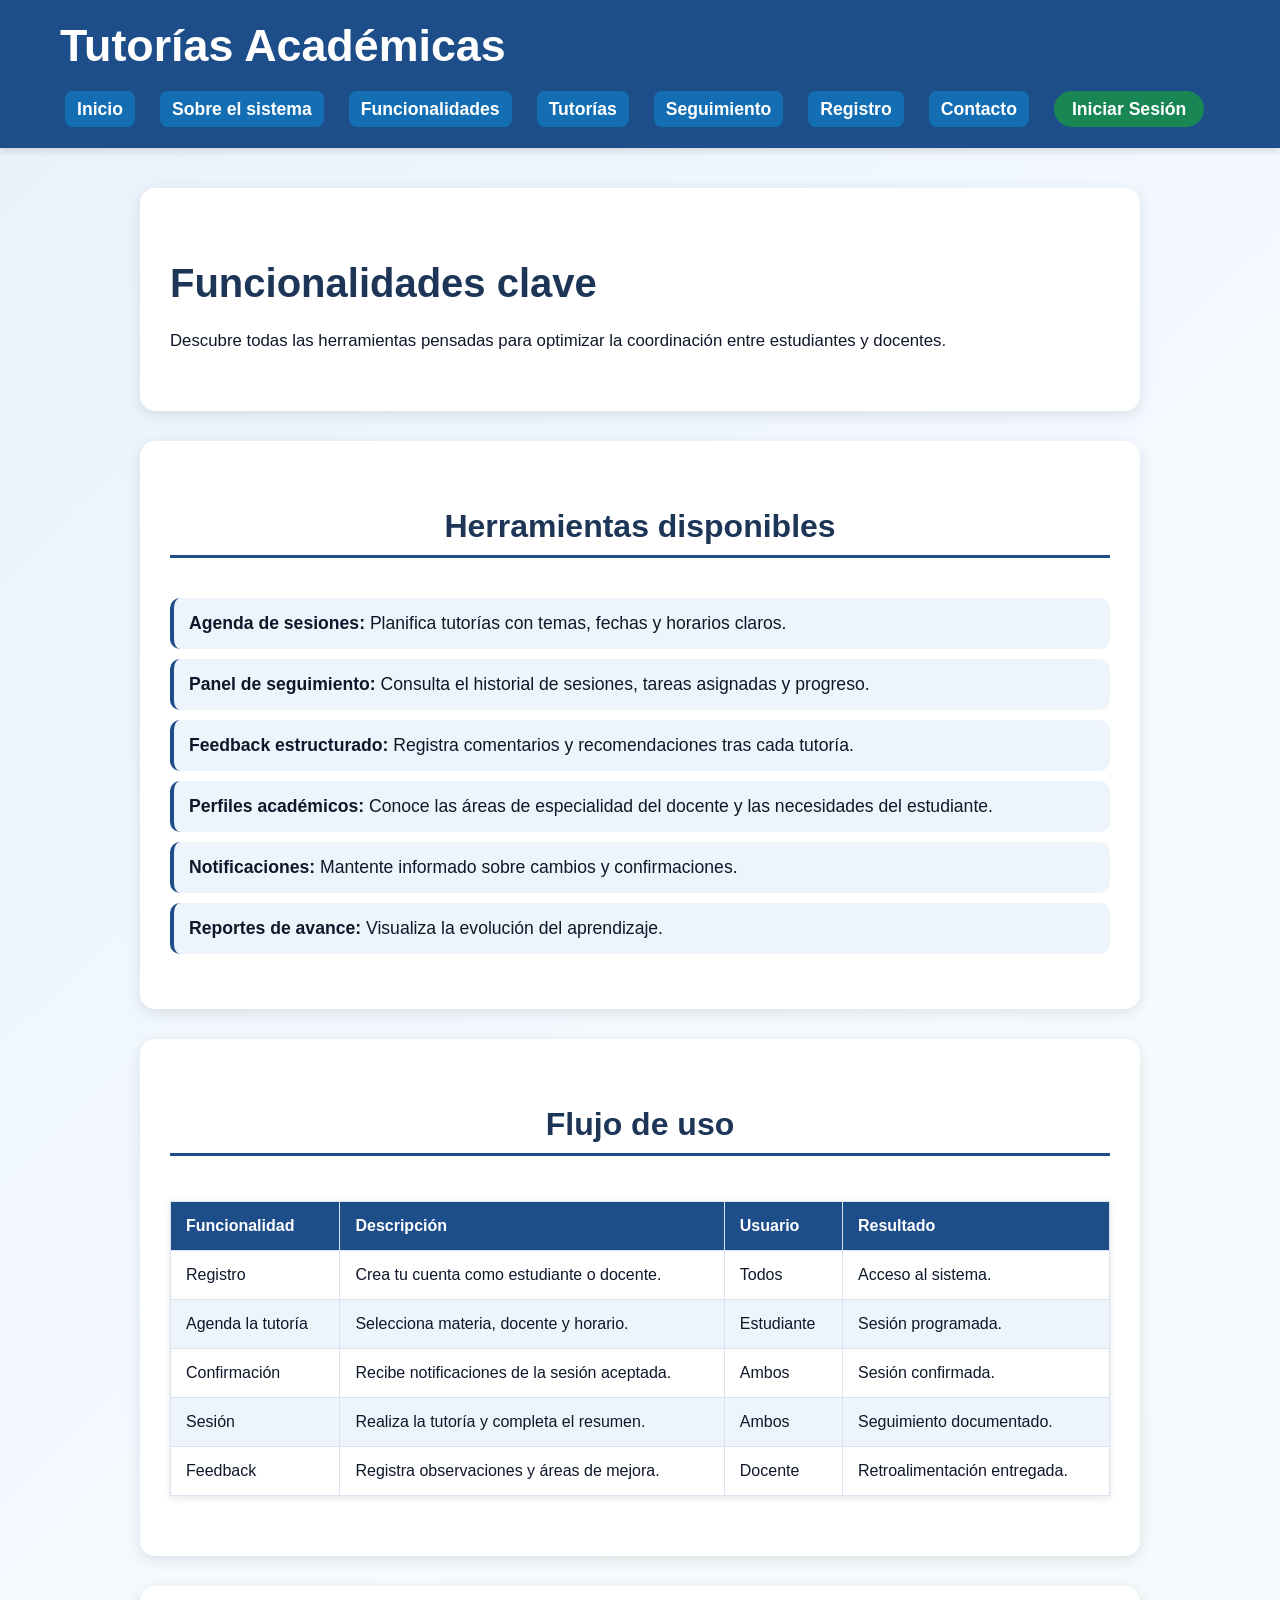
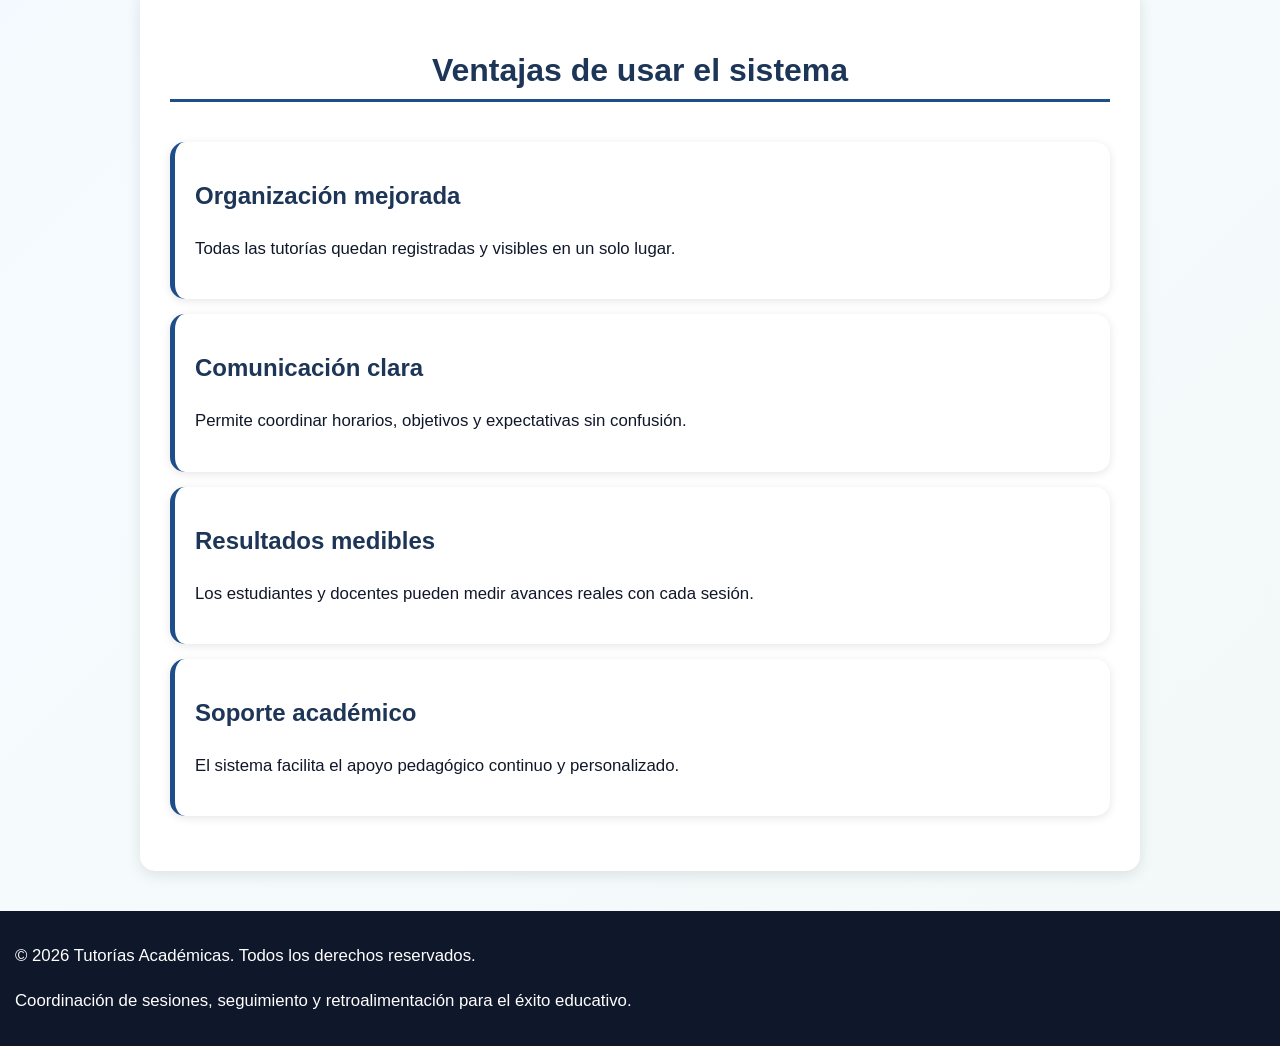
<file: servicios.html>
﻿<!DOCTYPE html>
<html lang="es">

<head>
    <meta charset="UTF-8">
    <meta name="viewport" content="width=device-width, initial-scale=1.0">
    <link rel="stylesheet" href="CSS/estilos.css">
    <title>Funcionalidades del Sistema de Tutorías</title>
</head>

<body class="wrapper">
    <header>
        <nav id="navegacion-principal">
            <h1 id="titulo-principal">Tutorías Académicas</h1>
            <ul>
                <li><a href="index.html">Inicio</a></li>
                <li><a href="acerca.html">Sobre el sistema</a></li>
                <li><a href="servicios.html">Funcionalidades</a></li>
                <li><a href="registroalumno.html">Tutorías</a></li>
                <li><a href="seguimiento.html">Seguimiento</a></li>
                <li><a href="registro.html">Registro</a></li>
                <li><a href="contacto.html">Contacto</a></li>
                <li><a href="login.html" class="btn-nav-login">Iniciar Sesión</a></li>
            </ul>
        </nav>
    </header>

    <main>
        <section class="contenedor">
            <h1>Funcionalidades clave</h1>
            <p>Descubre todas las herramientas pensadas para optimizar la coordinación entre estudiantes y docentes.</p>
        </section>

        <section class="contenedor">
            <h2>Herramientas disponibles</h2>
            <ul class="lista-gatos">
                <li><strong>Agenda de sesiones:</strong> Planifica tutorías con temas, fechas y horarios claros.</li>
                <li><strong>Panel de seguimiento:</strong> Consulta el historial de sesiones, tareas asignadas y progreso.</li>
                <li><strong>Feedback estructurado:</strong> Registra comentarios y recomendaciones tras cada tutoría.</li>
                <li><strong>Perfiles académicos:</strong> Conoce las áreas de especialidad del docente y las necesidades del estudiante.</li>
                <li><strong>Notificaciones:</strong> Mantente informado sobre cambios y confirmaciones.</li>
                <li><strong>Reportes de avance:</strong> Visualiza la evolución del aprendizaje.</li>
            </ul>
        </section>

        <section class="contenedor" id="tabla-precios">
            <h2>Flujo de uso</h2>
            <table>
                <thead>
                    <tr>
                        <th>Funcionalidad</th>
                        <th>Descripción</th>
                        <th>Usuario</th>
                        <th>Resultado</th>
                    </tr>
                </thead>
                <tbody>
                    <tr>
                        <td>Registro</td>
                        <td>Crea tu cuenta como estudiante o docente.</td>
                        <td>Todos</td>
                        <td>Acceso al sistema.</td>
                    </tr>
                    <tr>
                        <td>Agenda la tutoría</td>
                        <td>Selecciona materia, docente y horario.</td>
                        <td>Estudiante</td>
                        <td>Sesión programada.</td>
                    </tr>
                    <tr>
                        <td>Confirmación</td>
                        <td>Recibe notificaciones de la sesión aceptada.</td>
                        <td>Ambos</td>
                        <td>Sesión confirmada.</td>
                    </tr>
                    <tr>
                        <td>Sesión</td>
                        <td>Realiza la tutoría y completa el resumen.</td>
                        <td>Ambos</td>
                        <td>Seguimiento documentado.</td>
                    </tr>
                    <tr>
                        <td>Feedback</td>
                        <td>Registra observaciones y áreas de mejora.</td>
                        <td>Docente</td>
                        <td>Retroalimentación entregada.</td>
                    </tr>
                </tbody>
            </table>
        </section>

        <section class="contenedor">
            <h2>Ventajas de usar el sistema</h2>
            <div id="lista-servicios-gatos">
                <div class="tarjeta tarjeta-gato">
                    <h3>Organización mejorada</h3>
                    <p>Todas las tutorías quedan registradas y visibles en un solo lugar.</p>
                </div>
                <div class="tarjeta tarjeta-gato">
                    <h3>Comunicación clara</h3>
                    <p>Permite coordinar horarios, objetivos y expectativas sin confusión.</p>
                </div>
                <div class="tarjeta tarjeta-gato">
                    <h3>Resultados medibles</h3>
                    <p>Los estudiantes y docentes pueden medir avances reales con cada sesión.</p>
                </div>
                <div class="tarjeta tarjeta-gato">
                    <h3>Soporte académico</h3>
                    <p>El sistema facilita el apoyo pedagógico continuo y personalizado.</p>
                </div>
            </div>
        </section>
    </main>

    <footer>
        <p>&copy; 2026 Tutorías Académicas. Todos los derechos reservados.</p>
        <p>Coordinación de sesiones, seguimiento y retroalimentación para el éxito educativo.</p>
    </footer>
</body>

</html>
</file>
<file: CSS/estilos.css>
﻿/* ============================================
   ESTILOS EXTERNOS - Sistema de Tutorías Académicas - MEJORADO
   ============================================ */

/* --- Selectores de Etiqueta --- */
* {
    box-sizing: border-box;
}

body {
    height: 100%;
    margin: 0;
    padding: 0;
    font-family: 'Segoe UI', Tahoma, Geneva, Verdana, sans-serif;
    background: linear-gradient(135deg, #e8f1fb 0%, #f6fbff 50%, #f3f9f8 100%);
    color: #0f172a;
}

header {
    background-color: #1d4e89;
    color: white;
    padding: 20px;
    text-align: center;
    box-shadow: 0 4px 6px rgba(0, 0, 0, 0.1);
}

footer {
    background-color: #0f172a;
    color: white;
    text-align: center;
    padding: 15px;
    margin-top: auto;
}

main {
    display: flex;
    flex-direction: column;
    gap: 30px;
    justify-content: center;
    align-items: center;
    flex: 1;
    padding: 40px 20px;
    max-width: 1200px;
    margin: 0 auto;
    width: 100%;
    box-sizing: border-box;
}

h1, h2, h3 {
    color: #1d3557;
}

.contenedor > h2 {
    text-align: center;
}

a {
    color: #1d4e89;
    text-decoration: none;
    transition: color 0.3s ease;
}

a:hover {
    color: #1661a0;
    text-decoration: underline;
}

h1 {
    font-size: 2.5em;
    margin-bottom: 20px;
}

h2 {
    font-size: 2em;
    margin-bottom: 25px;
    border-bottom: 3px solid #1d4e89;
    display: inline-block;
    padding-bottom: 10px;
    text-align: center;
    width: 100%;
}

h3 {
    font-size: 1.5em;
    margin-top: 20px;
}

p {
    font-size: 1.05em;
    line-height: 1.8;
    text-align: justify;
    margin: 15px 0;
}

ul, ol {
    margin: 15px 0;
    padding-left: 40px;
}

li {
    margin: 8px 0;
    font-size: 1.1em;
}

table {
    width: 100%;
    border-collapse: collapse;
    margin: 20px 0;
    background-color: white;
    box-shadow: 0 2px 8px rgba(0, 0, 0, 0.1);
}

th, td {
    padding: 15px;
    text-align: left;
    border: 1px solid #dbe2ef;
}

th {
    background-color: #1d4e89;
    color: white;
    font-weight: bold;
}

tr:nth-child(even) {
    background-color: #eef4fb;
}

tr:hover {
    background-color: #dbe9f6;
}

/* --- Selectores de Clase --- */
.wrapper {
    display: flex;
    flex-direction: column;
    min-height: 100vh;
}

.contenedor {
    width: 100%;
    max-width: 1000px;
    margin: 0 auto;
    padding: 40px 30px;
    background-color: white;
    border-radius: 15px;
    box-shadow: 0 4px 15px rgba(0, 0, 0, 0.1);
}

.tarjeta {
    background-color: white;
    border-radius: 15px;
    padding: 20px;
    margin: 15px 0;
    box-shadow: 0 2px 10px rgba(0, 0, 0, 0.1);
    transition: transform 0.3s ease;
}

.tarjeta:hover {
    transform: translateY(-5px);
    box-shadow: 0 4px 20px rgba(0, 0, 0, 0.15);
}

.tarjeta-gato {
    border-left: 5px solid #1d4e89;
}

.tarjeta-adopcion {
    border-left: 5px solid #1661a0;
}

.btn {
    display: inline-block;
    padding: 12px 30px;
    background-color: #1d4e89;
    color: white;
    text-decoration: none;
    border-radius: 25px;
    font-weight: bold;
    transition: background-color 0.3s ease;
    border: none;
    cursor: pointer;
    font-size: 1em;
}

.btn:hover {
    background-color: #1661a0;
}

.btn-enviar {
    background-color: #198754;
    width: 100%;
    margin-top: 15px;
}

.btn-enviar:hover {
    background-color: #146c43;
}

.imagen-responsive {
    max-width: 100%;
    height: auto;
    border-radius: 15px;
    box-shadow: 0 4px 10px rgba(0, 0, 0, 0.2);
}

.imagen-centrada {
    display: block;
    margin: 20px auto;
}

.galeria-gatos {
    display: grid;
    grid-template-columns: repeat(auto-fit, minmax(250px, 1fr));
    gap: 20px;
    margin-top: 20px;
}

.galeria-gatos img {
    width: 100%;
    height: 250px;
    object-fit: cover;
    border-radius: 15px;
    transition: transform 0.3s ease;
}

.galeria-gatos img:hover {
    transform: scale(1.05);
}

.lista-gatos {
    list-style-type: none;
    padding: 0;
}

.lista-gatos li {
    background-color: #eef4fb;
    margin: 10px 0;
    padding: 15px;
    border-radius: 10px;
    border-left: 4px solid #1d4e89;
}

.lista-gatos li:hover {
    background-color: #dbe9f6;
}

/* --- Selectores de ID --- */
#navegacion-principal {
    display: flex;
    justify-content: space-between;
    align-items: center;
    flex-wrap: wrap;
    gap: 20px;
    max-width: 1200px;
    margin: 0 auto;
}

#titulo-principal {
    font-size: 2.8em;
    color: white;
    margin: 0;
}

#navegacion-principal ul {
    display: flex;
    flex-wrap: wrap;
    gap: 15px;
    list-style: none;
    margin: 0;
    padding: 0;
}

#navegacion-principal a {
    color: white;
    text-decoration: none;
    font-weight: 600;
    padding: 8px 12px;
    border-radius: 8px;
    transition: background-color 0.3s ease;
}

#navegacion-principal a:hover {
    background-color: rgba(255, 255, 255, 0.2);
}

.btn-nav-login {
    background-color: #198754 !important;
    border-radius: 25px !important;
    padding: 8px 18px !important;
    font-weight: 600 !important;
}

.btn-nav-login:hover {
    background-color: #157347 !important;
}

#formulario-contacto {
    background-color: white;
    padding: 30px;
    border-radius: 15px;
    box-shadow: 0 4px 15px rgba(0, 0, 0, 0.1);
}

#seccion-bienvenida {
    text-align: center;
    padding: 40px 20px;
    background-color: white;
    border-radius: 15px;
    margin-bottom: 30px;
}

header {
    background-color: #1d4e89;
    color: white;
    padding: 20px 0;
    text-align: center;
    box-shadow: 0 4px 6px rgba(0, 0, 0, 0.1);
}

nav {
    max-width: 1200px;
    margin: 0 auto;
    padding: 0 20px;
}

article {
    flex: 3;
    min-width: 280px;
    border: 2px solid #a8dadc;
    border-radius: 16px;
    padding: 20px;
    margin: 0;
    box-sizing: border-box;
    background-color: rgba(255, 255, 255, 0.92);
}

article section {
    border: 2px solid #f1faee;
    border-radius: 16px;
    padding: 20px;
    margin-bottom: 20px;
    box-sizing: border-box;
}

aside {
    flex: 1;
    min-width: 240px;
    border: 2px solid #a8dadc;
    border-radius: 16px;
    padding: 20px;
    box-sizing: border-box;
    background-color: rgba(255, 255, 255, 0.95);
    height: fit-content;
}

.aside-box {
    display: flex;
    flex-direction: column;
    gap: 16px;
}

.presentacion h2 {
    margin-top: 0;
}

.servicios-lista {
    display: grid;
    grid-template-columns: repeat(auto-fit, minmax(280px, 1fr));
    gap: 25px;
    margin: 30px 0;
}

.card {
    background-color: #f8f9fa;
    border: 2px solid #dbe9f6;
    border-radius: 12px;
    padding: 25px;
    transition: all 0.3s ease;
}

.card:hover {
    transform: translateY(-5px);
    box-shadow: 0 8px 20px rgba(0, 0, 0, 0.1);
    border-color: #1d4e89;
}

.imagen-aside {
    width: 100%;
    height: auto;
    border-radius: 12px;
    border: 1px solid #dee2e6;
}

a.btn {
    display: inline-block;
    background-color: #1d4e89;
    color: white;
    text-decoration: none;
    padding: 12px 24px;
    border-radius: 10px;
    font-weight: 700;
    border: 2px solid transparent;
    transition: background-color 0.3s ease, border-color 0.3s ease;
}

a.btn:hover {
    background-color: #1661a0;
    border-color: #a8dadc;
}

@media (max-width: 900px) {
    main {
        flex-direction: column;
        padding: 20px 10px;
    }
    #navegacion-principal {
        justify-content: center;
    }
    article, aside {
        min-width: 100%;
    }
    .contenedor {
        padding: 25px 20px;
    }
    .servicios-lista {
        grid-template-columns: 1fr;
    }
}

#bienvenida {
    background: linear-gradient(135deg, #1d4e89 0%, #3f7fbf 100%);
    color: white;
    padding: 60px 40px;
    border-radius: 15px;
    text-align: center;
    width: 100%;
}

#bienvenida h1 {
    color: white;
    margin-top: 0;
}

#bienvenida p {
    color: rgba(255, 255, 255, 0.95);
    text-align: center;
    max-width: 700px;
    margin: 20px auto;
}

#bienvenida .btn {
    margin-top: 20px;
}

/* --- Selectores de Atributo --- */
a[href] {
    color: white;
    text-decoration: none;
    transition: color 0.3s ease;
}

a[href]:hover {
    color: #ffe8e8;
}

a[href="index.html"] {
    font-weight: bold;
}

input[type="text"],
input[type="email"],
input[type="date"],
input[type="tel"],
input[type="password"],
textarea,
select {
    width: 100%;
    padding: 12px;
    margin: 10px 0;
    border: 2px solid #a8dadc;
    border-radius: 10px;
    font-size: 1em;
    box-sizing: border-box;
    transition: border-color 0.3s ease;
}

input[type="text"]:focus,
input[type="email"]:focus,
input[type="date"]:focus,
input[type="tel"]:focus,
input[type="password"]:focus,
textarea:focus,
select:focus {
    border-color: #1d4e89;
    outline: none;
    box-shadow: 0 0 5px rgba(29, 78, 137, 0.3);
}

input[required],
textarea[required] {
    border-left: 4px solid #1d4e89;
}

input[placeholder],
textarea[placeholder] {
    color: #6c757d;
}

/* --- Selectores Combinadores --- */
nav > ul {
    list-style: none;
    padding: 0;
    margin: 10px 0;
    display: flex;
    justify-content: center;
    flex-wrap: wrap;
    gap: 15px;
}

nav > ul > li {
    display: inline-block;
}

nav a {
    color: white;
    padding: 12px 20px;
    text-align: center;
    margin: 5px;
    background-color: #146eb4;
    border-radius: 25px;
    transition: all 0.3s ease;
}

nav a:hover {
    background-color: #0f5a8b;
    transform: scale(1.05);
}

h2 + p {
    font-style: italic;
    color: #666;
}

h1, h2, h3, h4, h5, h6 {
    font-family: 'Segoe UI', Tahoma, Geneva, Verdana, sans-serif;
}

/* --- Selectores de Pseudoclase --- */
a:link {
    color: white;
}

a:visited {
    color: #ffe8e8;
}

a:hover {
    color: #dbe9f6;
}

a:active {
    color: #b3d1eb;
}
</file>
<file: CSS/login.css>
/* ============================================
   ESTILOS LOGIN - Sistema de Tutorías Académicas
   ============================================ */

.login-main {
    display: flex;
    justify-content: center;
    align-items: center;
    flex: 1;
    padding: 40px 20px;
    min-height: 500px;
}

.login-container {
    display: grid;
    grid-template-columns: 1fr 1fr;
    gap: 30px;
    width: 100%;
    max-width: 900px;
    align-items: center;
}

.login-box {
    background: white;
    padding: 45px 40px;
    border-radius: 15px;
    box-shadow: 0 8px 30px rgba(0, 0, 0, 0.1);
}

.login-box h1 {
    margin: 0 0 10px 0;
    color: #1d4e89;
    font-size: 2em;
    text-align: center;
}

.login-subtitle {
    text-align: center;
    color: #666;
    margin: 0 0 30px 0;
    font-size: 0.95em;
}

.login-form {
    display: flex;
    flex-direction: column;
    gap: 20px;
}

.form-group {
    display: flex;
    flex-direction: column;
    gap: 8px;
}

.form-group label {
    font-weight: 600;
    color: #1d3557;
    font-size: 0.95em;
}

.form-group input[type="email"],
.form-group input[type="password"] {
    padding: 12px 15px;
    border: 2px solid #dbe9f6;
    border-radius: 8px;
    font-size: 1em;
    font-family: inherit;
    transition: all 0.3s ease;
}

.form-group input[type="email"]:focus,
.form-group input[type="password"]:focus {
    outline: none;
    border-color: #1d4e89;
    box-shadow: 0 0 0 3px rgba(29, 78, 137, 0.1);
}

.form-group.checkbox {
    flex-direction: row;
    align-items: center;
    gap: 8px;
    margin: 10px 0 20px 0;
}

.form-group.checkbox input[type="checkbox"] {
    width: 18px;
    height: 18px;
    cursor: pointer;
    accent-color: #1d4e89;
}

.form-group.checkbox label {
    margin: 0;
    font-weight: 500;
    cursor: pointer;
}

.btn-login {
    padding: 14px 20px;
    background-color: #1d4e89;
    color: white;
    border: none;
    border-radius: 8px;
    font-size: 1.05em;
    font-weight: 600;
    cursor: pointer;
    transition: all 0.3s ease;
    margin-top: 10px;
}

.btn-login:hover {
    background-color: #1661a0;
    transform: translateY(-2px);
    box-shadow: 0 4px 12px rgba(29, 78, 137, 0.3);
}

.btn-login:active {
    transform: translateY(0);
}

.login-footer {
    margin-top: 25px;
    padding-top: 20px;
    border-top: 1px solid #eee;
    text-align: center;
}

.login-footer p {
    margin: 10px 0;
    font-size: 0.95em;
    color: #666;
}

.login-footer a {
    color: #1d4e89;
    text-decoration: none;
    font-weight: 600;
    transition: color 0.3s ease;
}

.login-footer a:hover {
    color: #1661a0;
    text-decoration: underline;
}

.olvidaste-password {
    font-weight: 500;
}

.login-info {
    background: linear-gradient(135deg, #1d4e89 0%, #3f7fbf 100%);
    color: white;
    padding: 40px 35px;
    border-radius: 15px;
    box-shadow: 0 8px 30px rgba(0, 0, 0, 0.15);
}

.login-info h2 {
    margin: 0 0 25px 0;
    font-size: 1.6em;
    border: none;
    padding: 0;
}

.login-info ul {
    list-style: none;
    padding: 0;
    margin: 0;
}

.login-info li {
    margin: 15px 0;
    padding-left: 30px;
    position: relative;
    line-height: 1.6;
    font-size: 0.95em;
}

.login-info li:before {
    content: "✓";
    position: absolute;
    left: 0;
    color: #4ade80;
    font-weight: bold;
    font-size: 1.2em;
}

/* Responsive Design */
@media (max-width: 768px) {
    .login-container {
        grid-template-columns: 1fr;
        gap: 25px;
    }

    .login-box {
        padding: 35px 25px;
    }

    .login-info {
        padding: 30px 25px;
    }

    .login-box h1 {
        font-size: 1.6em;
    }

    .login-info h2 {
        font-size: 1.3em;
    }
}

@media (max-width: 480px) {
    .login-main {
        padding: 20px 15px;
        min-height: 400px;
    }

    .login-box {
        padding: 25px 15px;
    }

    .login-box h1 {
        font-size: 1.4em;
    }

    .login-subtitle {
        font-size: 0.9em;
    }

    .btn-login {
        padding: 12px 16px;
        font-size: 1em;
    }

    .login-info {
        padding: 25px 15px;
    }

    .login-info h2 {
        font-size: 1.2em;
        margin-bottom: 15px;
    }

    .login-info li {
        margin: 12px 0;
        font-size: 0.9em;
    }
}

/* Mensajes de validación */
.mensaje-login {
    padding: 15px 20px;
    margin: 15px 0;
    border-radius: 8px;
    font-weight: 500;
    text-align: center;
    animation: slideDown 0.3s ease;
}

@keyframes slideDown {
    from {
        opacity: 0;
        transform: translateY(-10px);
    }
    to {
        opacity: 1;
        transform: translateY(0);
    }
}

.mensaje-error {
    background-color: #f8d7da;
    color: #721c24;
    border: 1px solid #f5c6cb;
}

.mensaje-success {
    background-color: #d4edda;
    color: #155724;
    border: 1px solid #c3e6cb;
}
</file>
<file: CSS/seguimiento.css>
/* ============================================
   ESTILOS SEGUIMIENTO - Tutorías Académicas
   ============================================ */

.seguimiento-main {
    display: flex;
    flex-direction: column;
    gap: 30px;
    flex: 1;
    padding: 40px 20px;
    max-width: 1200px;
    margin: 0 auto;
    width: 100%;
}

.seguimiento-header {
    background: linear-gradient(135deg, #1d4e89 0%, #3f7fbf 100%);
    color: white;
    text-align: center;
    padding: 50px 30px !important;
}

.seguimiento-header h1 {
    color: white;
    margin: 0 0 15px 0;
}

.seguimiento-header p {
    color: rgba(255, 255, 255, 0.9);
    max-width: 600px;
    margin: 0 auto;
}

.seguimiento-container {
    display: flex;
    flex-direction: column;
    gap: 30px;
}

/* --- Resumen de Progreso --- */
.resumen-progreso {
    width: 100%;
}

.stats-grid {
    display: grid;
    grid-template-columns: repeat(auto-fit, minmax(240px, 1fr));
    gap: 20px;
    margin-top: 25px;
}

.stat-card {
    background: linear-gradient(135deg, #f8f9fa 0%, #eef4fb 100%);
    border: 2px solid #dbe9f6;
    border-radius: 12px;
    padding: 25px;
    display: flex;
    gap: 20px;
    align-items: flex-start;
    transition: all 0.3s ease;
}

.stat-card:hover {
    transform: translateY(-5px);
    box-shadow: 0 8px 20px rgba(0, 0, 0, 0.1);
    border-color: #1d4e89;
}

.stat-icon {
    font-size: 2.5em;
    min-width: 50px;
    text-align: center;
}

.stat-info h3 {
    margin: 0 0 8px 0;
    font-size: 0.95em;
    color: #666;
    font-weight: 600;
}

.stat-number {
    font-size: 1.8em;
    color: #1d4e89;
    font-weight: bold;
    margin: 5px 0;
}

.stat-info small {
    display: block;
    color: #999;
    font-size: 0.85em;
}

/* --- Historial de Sesiones --- */
.historial-sesiones {
    width: 100%;
}

.filtros-sesiones {
    display: flex;
    gap: 15px;
    margin: 25px 0;
    flex-wrap: wrap;
}

.filtro-input,
.filtro-select {
    padding: 10px 15px;
    border: 2px solid #dbe9f6;
    border-radius: 8px;
    font-size: 0.95em;
    font-family: inherit;
    transition: border-color 0.3s ease;
    flex: 1;
    min-width: 200px;
}

.filtro-input:focus,
.filtro-select:focus {
    outline: none;
    border-color: #1d4e89;
}

.sesiones-list {
    display: flex;
    flex-direction: column;
    gap: 15px;
}

.sesion-item {
    background: white;
    border: 2px solid #dbe9f6;
    border-radius: 12px;
    padding: 25px;
    transition: all 0.3s ease;
}

.sesion-item:hover {
    border-color: #1d4e89;
    box-shadow: 0 4px 12px rgba(0, 0, 0, 0.08);
}

.sesion-header {
    display: flex;
    justify-content: space-between;
    align-items: center;
    margin-bottom: 15px;
    flex-wrap: wrap;
    gap: 10px;
}

.sesion-header h3 {
    margin: 0;
    color: #1d4e89;
    font-size: 1.1em;
}

.sesion-fecha {
    background-color: #eef4fb;
    padding: 6px 12px;
    border-radius: 20px;
    font-size: 0.85em;
    color: #666;
}

.sesion-info {
    background-color: #f8f9fa;
    padding: 12px 15px;
    border-radius: 8px;
    margin: 15px 0;
    font-size: 0.95em;
}

.sesion-info p {
    margin: 8px 0;
}

.sesion-info strong {
    color: #1d3557;
}

.estado-completada {
    background-color: #d4edda;
    color: #155724;
    padding: 4px 10px;
    border-radius: 20px;
    font-weight: 600;
    font-size: 0.9em;
}

.sesion-objetivos {
    margin: 15px 0;
    padding: 15px;
    background-color: #f3f9f8;
    border-left: 4px solid #1d4e89;
    border-radius: 8px;
}

.sesion-objetivos strong {
    display: block;
    margin-bottom: 10px;
    color: #1d3557;
}

.sesion-objetivos ul {
    margin: 0;
    padding-left: 25px;
}

.sesion-objetivos li {
    margin: 6px 0;
    font-size: 0.95em;
    color: #333;
}

.btn-ver-feedback {
    background-color: #1d4e89;
    color: white;
    border: none;
    padding: 10px 20px;
    border-radius: 8px;
    cursor: pointer;
    font-weight: 600;
    transition: all 0.3s ease;
    margin-top: 10px;
}

.btn-ver-feedback:hover {
    background-color: #1661a0;
    transform: translateY(-2px);
}

/* --- Modal de Retroalimentación --- */
.modal {
    position: fixed;
    z-index: 1000;
    left: 0;
    top: 0;
    width: 100%;
    height: 100%;
    background-color: rgba(0, 0, 0, 0.5);
    display: flex;
    justify-content: center;
    align-items: center;
    padding: 20px;
}

.modal-content {
    background-color: white;
    padding: 40px;
    border-radius: 15px;
    max-width: 600px;
    width: 100%;
    max-height: 80vh;
    overflow-y: auto;
    position: relative;
    box-shadow: 0 10px 40px rgba(0, 0, 0, 0.2);
    animation: slideUp 0.3s ease;
}

@keyframes slideUp {
    from {
        transform: translateY(50px);
        opacity: 0;
    }
    to {
        transform: translateY(0);
        opacity: 1;
    }
}

.close-modal {
    position: absolute;
    right: 20px;
    top: 20px;
    font-size: 28px;
    font-weight: bold;
    color: #999;
    cursor: pointer;
    transition: color 0.3s ease;
}

.close-modal:hover {
    color: #333;
}

.modal-content h2 {
    margin-top: 0;
    color: #1d4e89;
}

.feedback-item {
    background-color: #f8f9fa;
    padding: 20px;
    border-radius: 10px;
    margin: 15px 0;
    border-left: 4px solid #1d4e89;
}

.feedback-header {
    display: flex;
    justify-content: space-between;
    align-items: center;
    margin-bottom: 10px;
}

.feedback-header h4 {
    margin: 0;
    color: #1d3557;
}

.feedback-rating {
    background-color: #ffd700;
    color: white;
    padding: 4px 12px;
    border-radius: 20px;
    font-weight: bold;
    font-size: 0.9em;
}

.feedback-text {
    color: #333;
    line-height: 1.6;
    margin-top: 10px;
}

/* --- Formulario de Retroalimentación --- */
.dejar-retroalimentacion {
    width: 100%;
}

.formulario-feedback {
    display: flex;
    flex-direction: column;
    gap: 20px;
    margin-top: 25px;
}

.form-group {
    display: flex;
    flex-direction: column;
    gap: 8px;
}

.form-group label {
    font-weight: 600;
    color: #1d3557;
    font-size: 0.95em;
}

.form-group input[type="text"],
.form-group input[type="email"],
.form-group select,
.form-group textarea {
    padding: 12px 15px;
    border: 2px solid #dbe9f6;
    border-radius: 8px;
    font-size: 1em;
    font-family: inherit;
    transition: all 0.3s ease;
}

.form-group input:focus,
.form-group select:focus,
.form-group textarea:focus {
    outline: none;
    border-color: #1d4e89;
    box-shadow: 0 0 0 3px rgba(29, 78, 137, 0.1);
}

.form-group textarea {
    resize: vertical;
    min-height: 120px;
}

.rating-group {
    display: flex;
    align-items: center;
    gap: 15px;
}

.rating-group input[type="range"] {
    flex: 1;
    min-width: 200px;
}

#valor-calificacion {
    font-weight: bold;
    color: #1d4e89;
    font-size: 1.1em;
    min-width: 30px;
}

.checkbox-group {
    display: flex;
    flex-direction: column;
    gap: 10px;
}

.checkbox-group label {
    display: flex;
    align-items: center;
    gap: 10px;
    font-weight: 400;
    cursor: pointer;
}

.checkbox-group input[type="checkbox"] {
    width: 18px;
    height: 18px;
    cursor: pointer;
    accent-color: #1d4e89;
}

.btn-enviar-feedback {
    background-color: #198754;
    color: white;
    border: none;
    padding: 12px 30px;
    border-radius: 8px;
    font-size: 1.05em;
    font-weight: 600;
    cursor: pointer;
    transition: all 0.3s ease;
    align-self: flex-start;
}

.btn-enviar-feedback:hover {
    background-color: #157347;
    transform: translateY(-2px);
    box-shadow: 0 4px 12px rgba(0, 0, 0, 0.1);
}

/* --- Progreso por Materia --- */
.progreso-materia {
    width: 100%;
}

.progress-cards {
    display: grid;
    grid-template-columns: repeat(auto-fit, minmax(250px, 1fr));
    gap: 20px;
    margin-top: 25px;
}

.progress-card {
    background: white;
    border: 2px solid #dbe9f6;
    border-radius: 12px;
    padding: 25px;
    transition: all 0.3s ease;
}

.progress-card:hover {
    border-color: #1d4e89;
    box-shadow: 0 4px 12px rgba(0, 0, 0, 0.08);
}

.progress-card h3 {
    margin: 0 0 15px 0;
    color: #1d4e89;
}

.progress-bar {
    width: 100%;
    height: 12px;
    background-color: #eee;
    border-radius: 10px;
    overflow: hidden;
    margin-bottom: 12px;
}

.progress-fill {
    height: 100%;
    background: linear-gradient(90deg, #1d4e89, #3f7fbf);
    border-radius: 10px;
    transition: width 0.5s ease;
}

.progress-info {
    display: flex;
    justify-content: space-between;
    align-items: center;
    font-size: 0.9em;
}

.progress-text {
    font-weight: 600;
    color: #1d3557;
}

.progress-temas {
    color: #999;
    font-size: 0.85em;
}

/* --- Responsive Design --- */
@media (max-width: 768px) {
    .seguimiento-main {
        padding: 20px 15px;
        gap: 20px;
    }

    .seguimiento-header {
        padding: 35px 20px !important;
    }

    .stats-grid {
        grid-template-columns: repeat(2, 1fr);
    }

    .stat-card {
        flex-direction: column;
        text-align: center;
        gap: 10px;
    }

    .stat-icon {
        font-size: 2em;
    }

    .filtros-sesiones {
        flex-direction: column;
    }

    .filtro-input,
    .filtro-select {
        min-width: 100%;
        flex: none;
    }

    .sesion-header {
        flex-direction: column;
        align-items: flex-start;
    }

    .modal-content {
        padding: 25px;
        border-radius: 10px;
    }

    .progress-cards {
        grid-template-columns: repeat(2, 1fr);
    }
}

@media (max-width: 480px) {
    .seguimiento-main {
        padding: 15px 10px;
    }

    .stats-grid {
        grid-template-columns: 1fr;
    }

    .progress-cards {
        grid-template-columns: 1fr;
    }

    .formulario-feedback {
        gap: 15px;
    }

    .rating-group {
        flex-direction: column;
        align-items: flex-start;
    }

    .rating-group input[type="range"] {
        width: 100%;
    }
}
</file>
